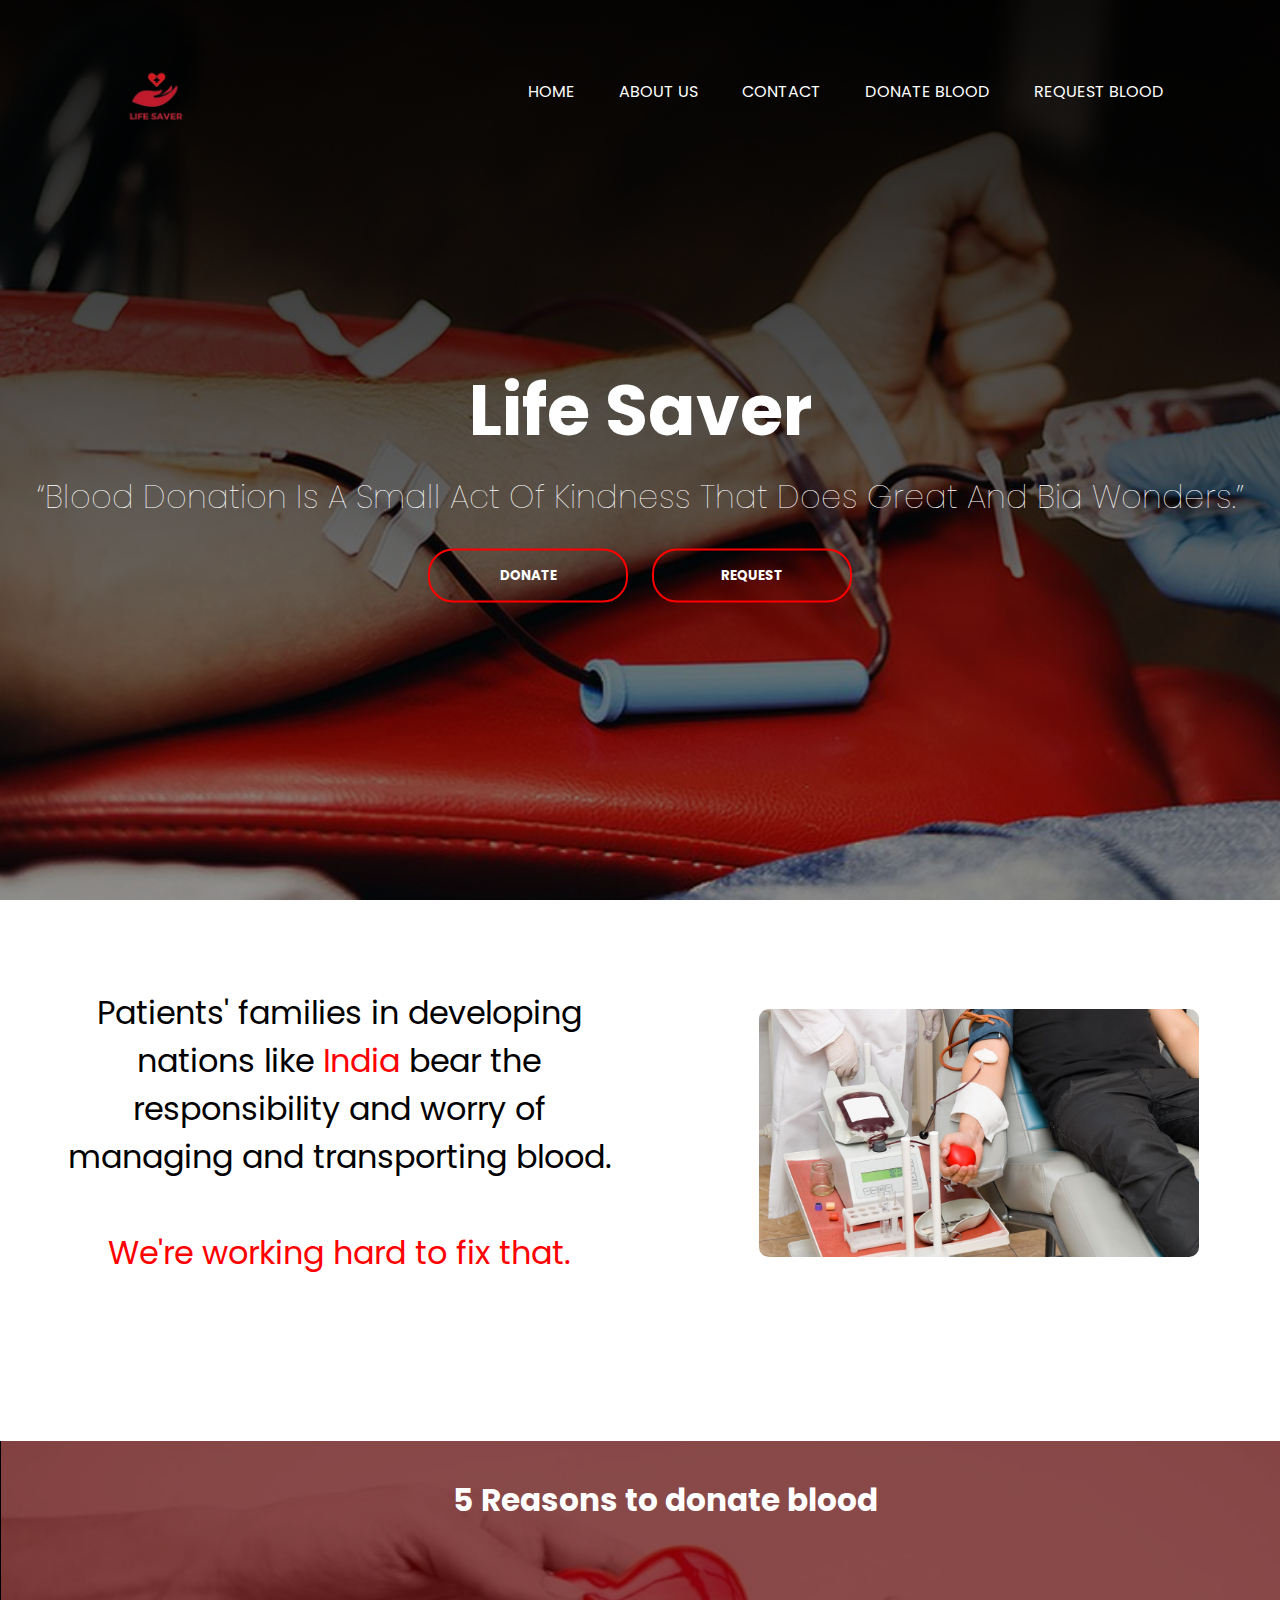
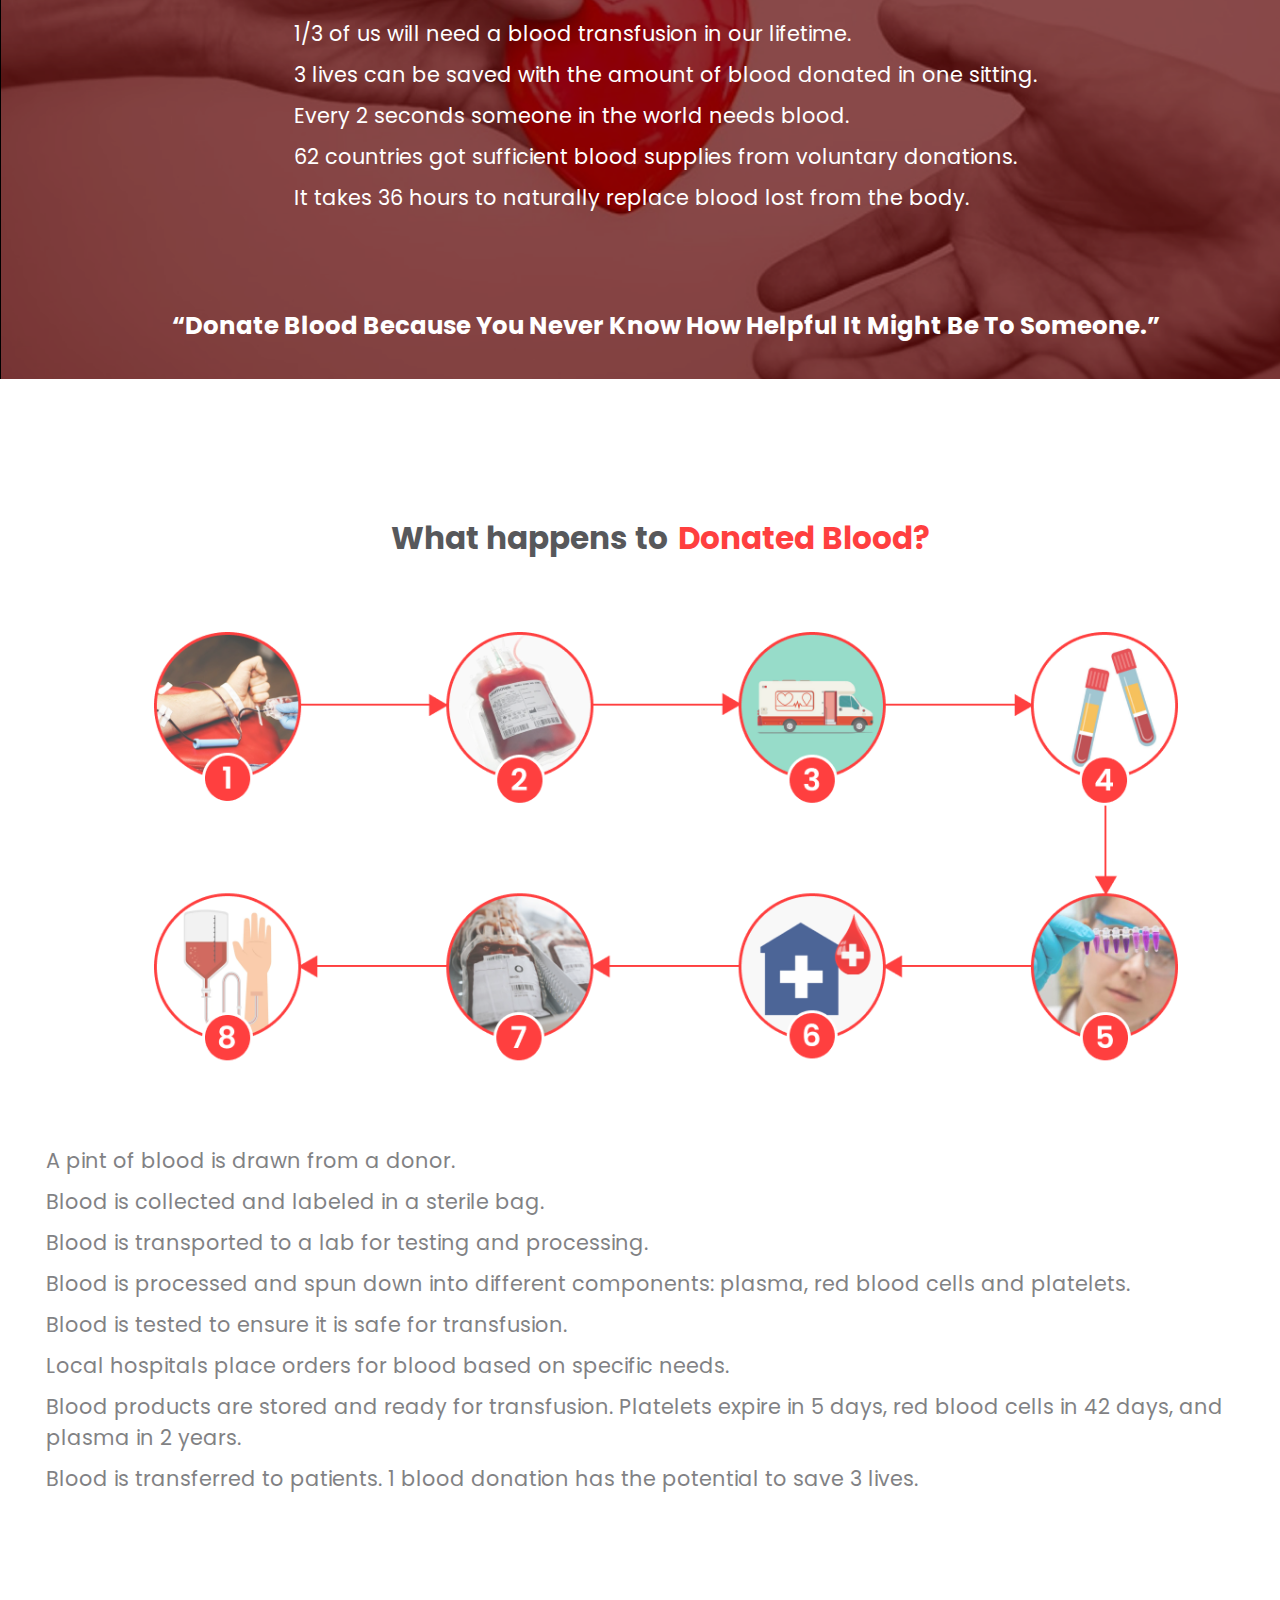
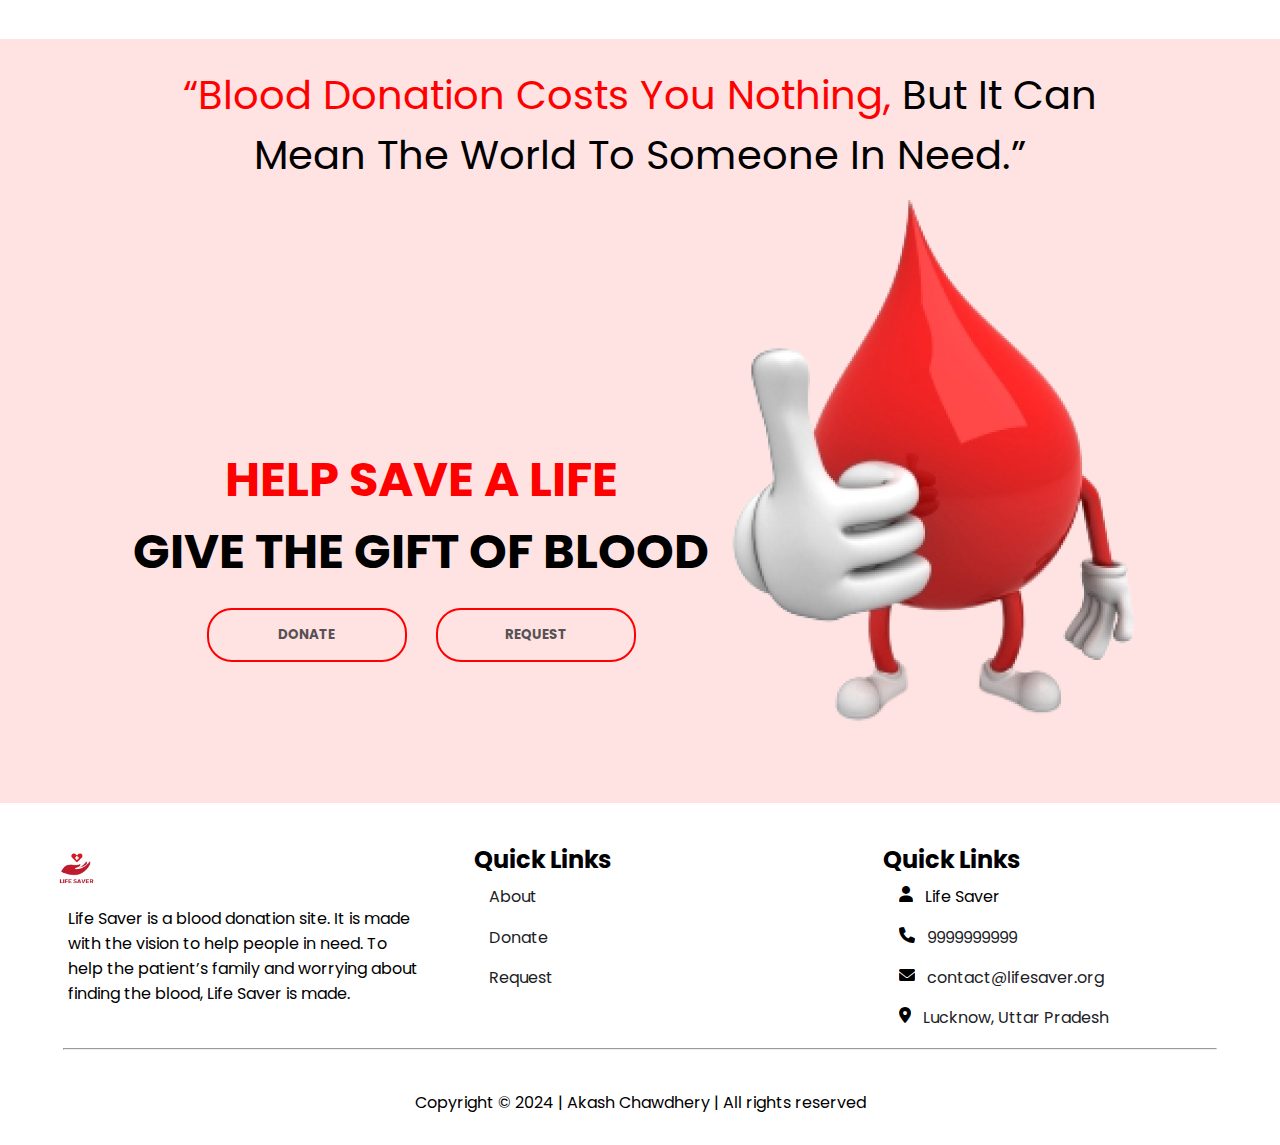
<file: index.html>
<!DOCTYPE html>
<html lang="en">

<head>
    <meta charset="UTF-8">
    <meta http-equiv="X-UA-Compatible" content="IE=edge">
    <meta name="viewport" content="width=device-width, initial-scale=1.0">
    <title>Life Saver</title>
    <link rel="stylesheet" href="./css/style.css">
    <link rel="stylesheet" href="https://cdnjs.cloudflare.com/ajax/libs/font-awesome/6.0.0/css/all.min.css">
</head>

<body>
    <div class="banner">
        <div class="navbar">
            <img src="./images/logo1.png" class="logo">
            <ul>
                <li><a href="#">Home</a></li>
                <li><a href="html/about.html">About Us</a></li>
                <li><a href="html/contact.html">Contact</a></li>
                <li><a href="html/donate.html">Donate blood</a></li>
                <li><a href="html/request.html">Request blood</a></li>
            </ul>
        </div>

        <div class="content">
            <h1>Life Saver</h1>
            <p>“Blood Donation Is A Small Act Of Kindness That Does Great And
                Big Wonders.”</p>

            <div>
                <button type="button"><span></span><a href="html/donate.html">DONATE</a></button>
                <button type="button"><span></span><a href="html/request.html">REQUEST</a></button>
            </div>
        </div>
    </div>
    <br>
    <div class="firstblock">
        <div class="text">
            <p>Patients' families in developing nations like <span>India</span> bear the responsibility and worry of
                managing and
                transporting blood.
            </p>
            <br>
            <p>
                <span>We're working hard to fix that.</span>
            </p>
        </div>

        <div class="img-container">
            <img src="./images/donate.jpg" class="donate">
        </div>

    </div>

    <div class="reasons-to-donate">
        <h2>5 Reasons to donate blood</h2>
        <ol>
            <li> 1/3 of us will need a blood transfusion in our lifetime.</li>
            <li> 3 lives can be saved with the amount of blood donated in one sitting.</li>
            <li> Every 2 seconds someone in the world needs blood.</li>
            <li> 62 countries got sufficient blood supplies from voluntary donations.</li>
            <li> It takes 36 hours to naturally replace blood lost from the body.</li>
        </ol>
        <h3>“Donate Blood Because You Never Know How Helpful It Might Be
            To Someone.”</h3>
    </div>

    <div class="donated-blood">
        <h2>What happens to<span>Donated Blood?</span></h2>
        <img src="./images/home02.png" alt="">
        <ol>
            <li> A pint of blood is drawn from a donor.</li>
            <li> Blood is collected and labeled in a sterile bag.</li>
            <li> Blood is transported to a lab for testing and processing.</li>
            <li> Blood is processed and spun down into different components: plasma, red blood cells and platelets.</li>
            <li> Blood is tested to ensure it is safe for transfusion.</li>
            <li> Local hospitals place orders for blood based on specific needs.</li>
            <li> Blood products are stored and ready for transfusion. Platelets expire in 5 days, red blood cells in 42
                days, and plasma in 2 years.
            <li> Blood is transferred to patients. 1 blood donation has the potential to save 3 lives.</li>
        </ol>
    </div>


    <footer>
        <div class="data">
            <div class="slogan">
                <span>“Blood Donation Costs You Nothing,</span> But It Can Mean The World To Someone In Need.”
            </div>
            <div class="row">
                <div class="left">
                    <h2><span>HELP SAVE A LIFE</span></h2>
                    <h2>GIVE THE GIFT OF BLOOD</h2>
                    <div class="buttons">
                        <button type="button"><span></span><a href="donate.html">DONATE</a></button>
                        <button type="button"><span></span><a href="request.html">REQUEST</a></button>
                    </div>
                    <div class="empty-space">
                        <br><br>
                    </div>
                </div>
                <div class="right">
                    <img src="./images/blood.png" alt="">
                </div>
            </div>
        </div>
        <div class="details">
            <div class="left">
                <img src="./images/logo1.png" alt="">
                <p>Life Saver is a blood donation site. It is made with the vision to help people in need. To help the
                    patient’s family
                    and worrying about finding the blood, Life Saver is made.
                </p>
            </div>
            <div class="middle">
                <h2>Quick Links</h2>
                <a href="html/about.html">About</a>
                <a href="html/donate.html">Donate</a>
                <a href="html/request.html">Request</a>
            </div>
            <div class="right">
                <h2>Quick Links</h2>
                <div class="name">
                    <i class="fa-solid fa-user"></i> &nbsp; Life Saver
                </div>
                <div class="phone">
                    <i class="fa-solid fa-phone"></i> &nbsp; <a href="#">9999999999</a>
                </div>
                <div class="email">
                    <i class="fa-solid fa-envelope"></i> &nbsp; <a
                        href="#">contact@lifesaver.org</a>
                </div>
                <div class="location">
                    <i class="fa-solid fa-location-dot"></i> &nbsp; <a href="#"
                        target="_blank" rel="noopener noreferrer">Lucknow, Uttar Pradesh</a>
                </div>

            </div>
        </div>
        <hr style="width: 90%; margin: 10px;">
        <div class="copyright" style="margin: 30px;">
            <p>Copyright &copy; 2024 | Akash Chawdhery | All rights reserved</p>
        </div>
    </footer>
</body>

</html>
</file>
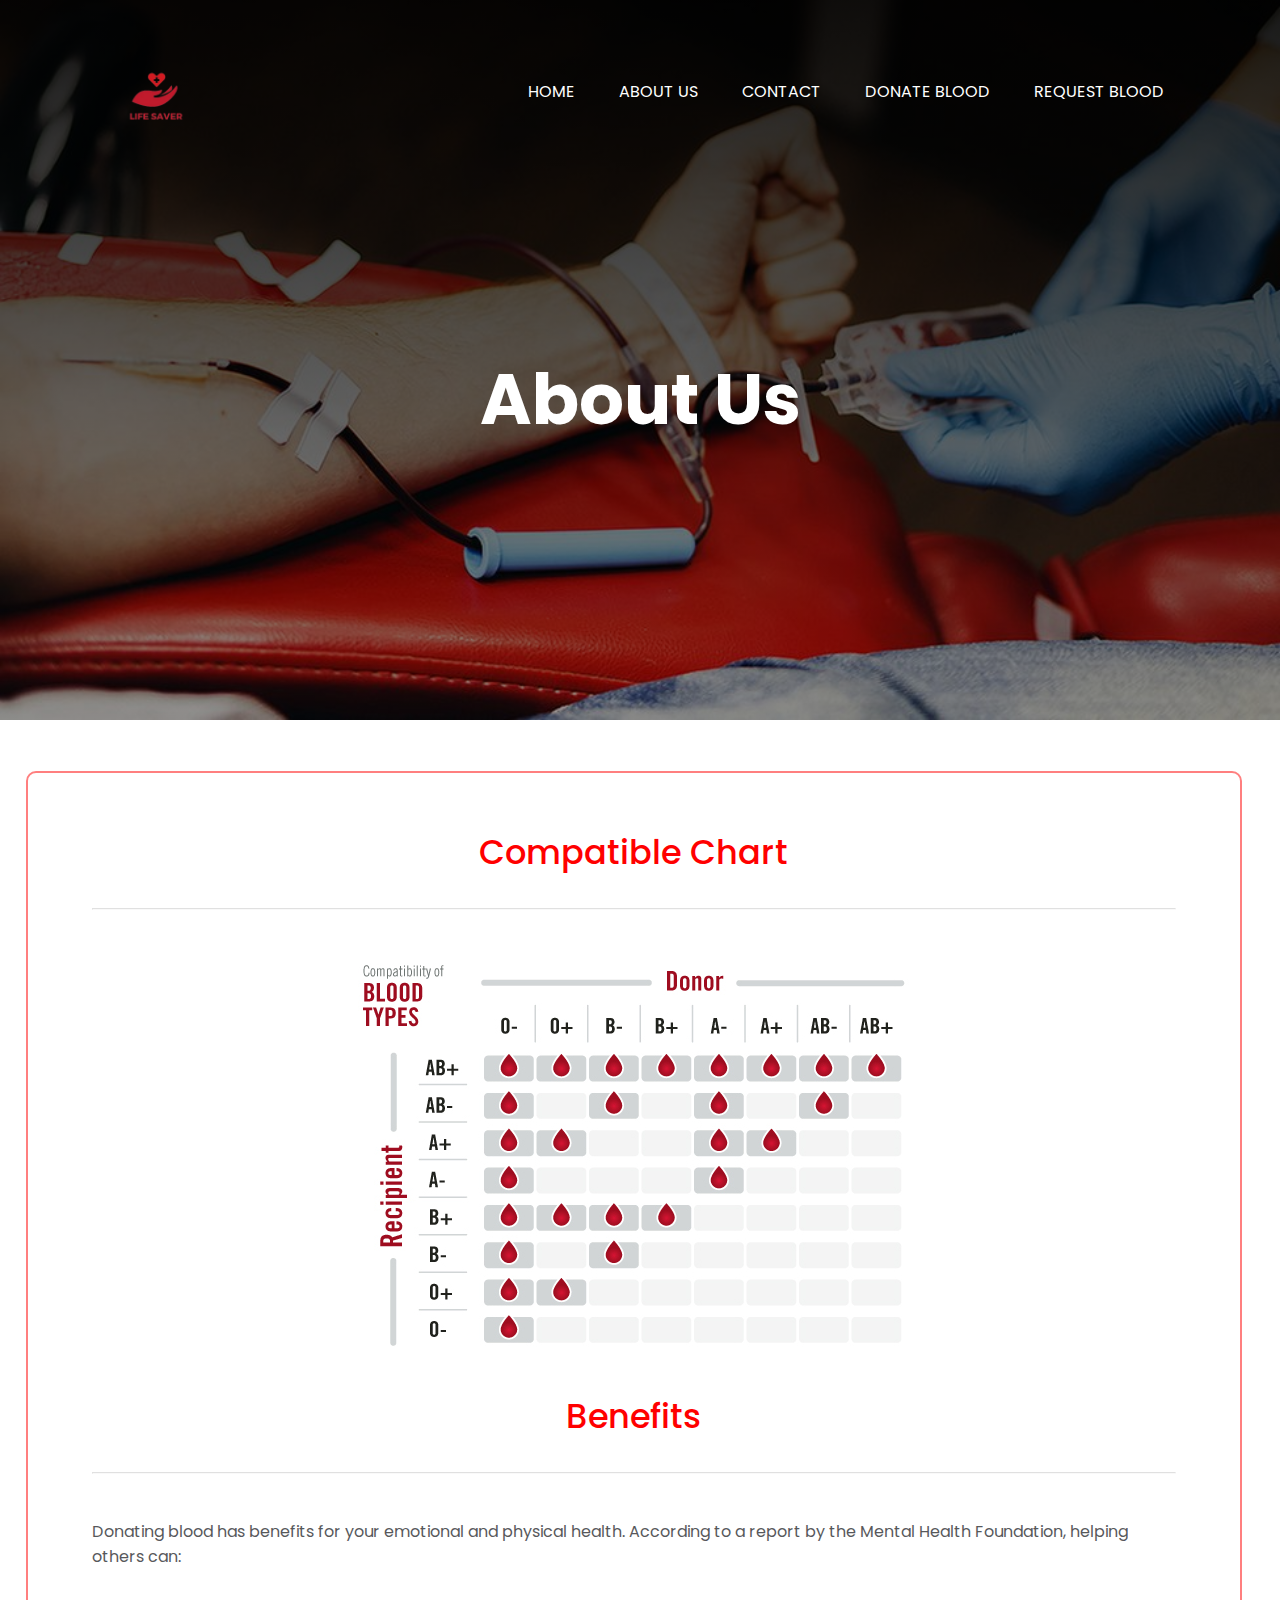
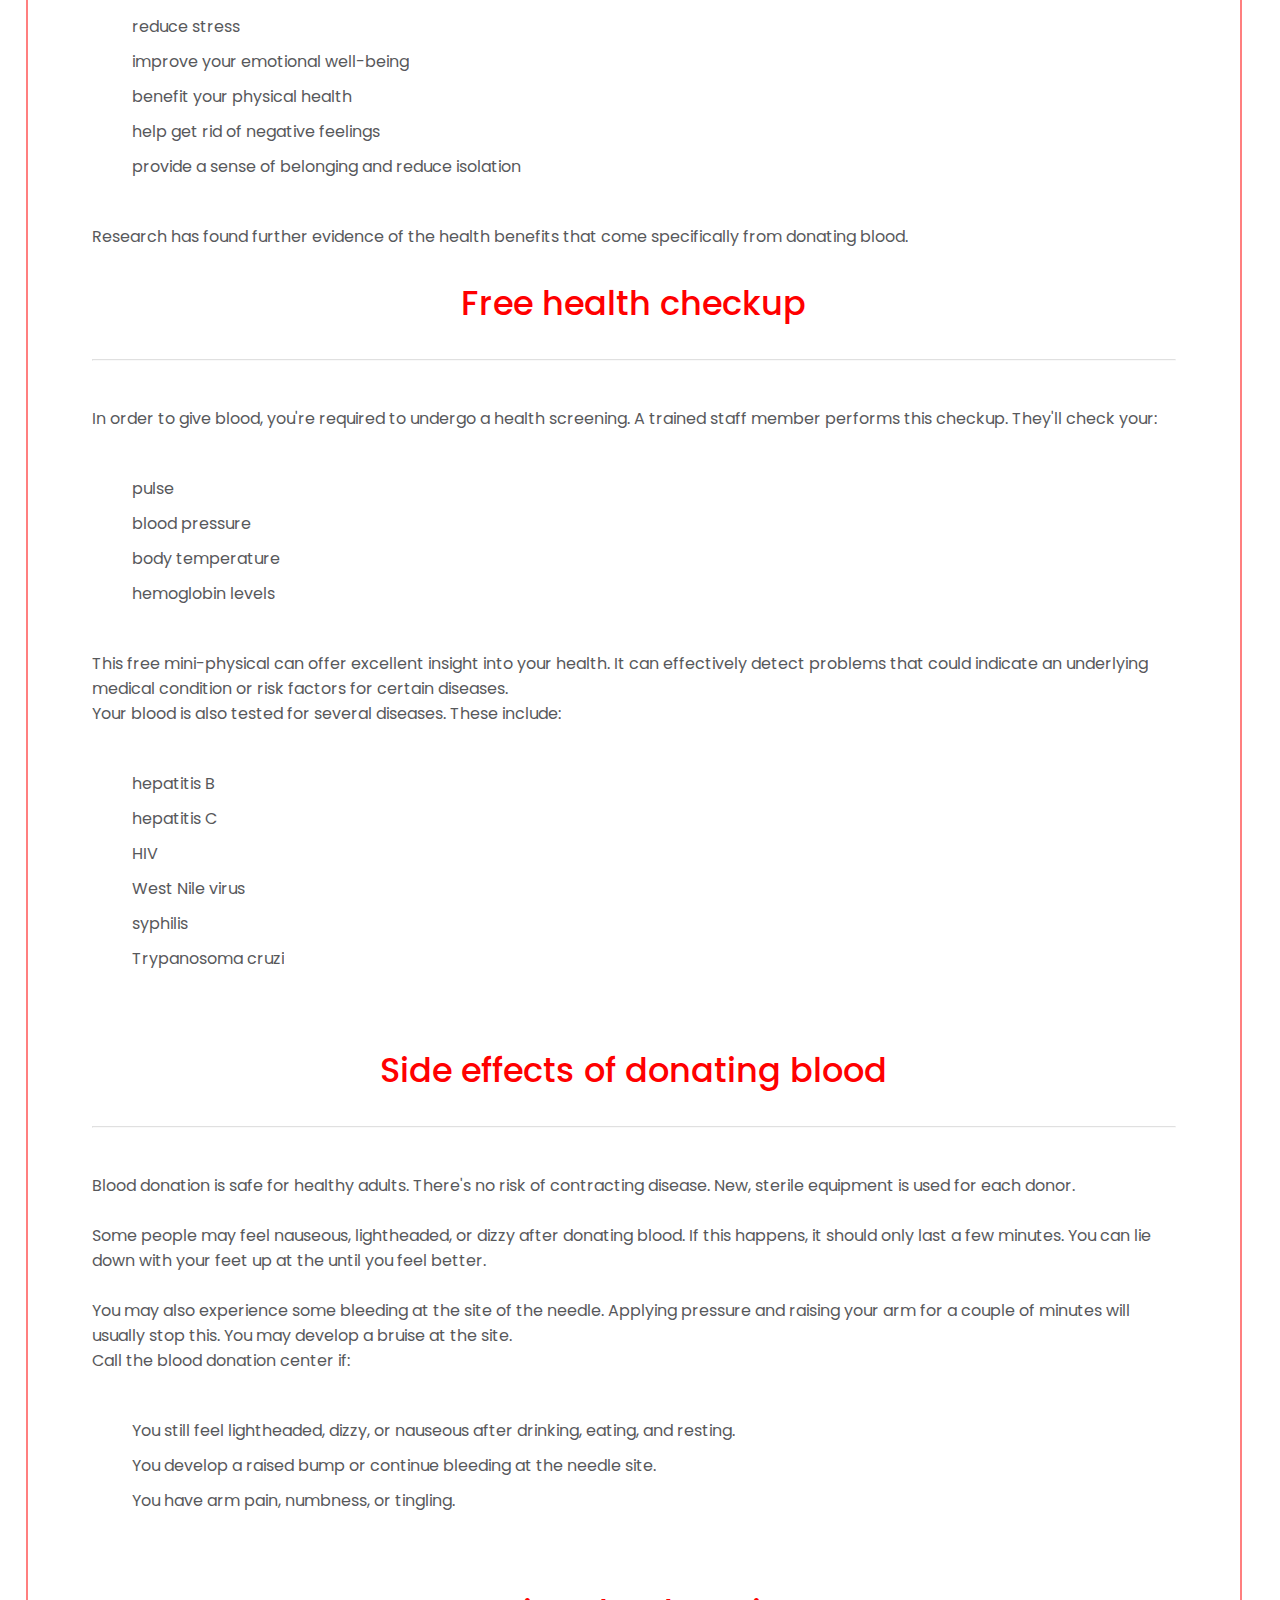
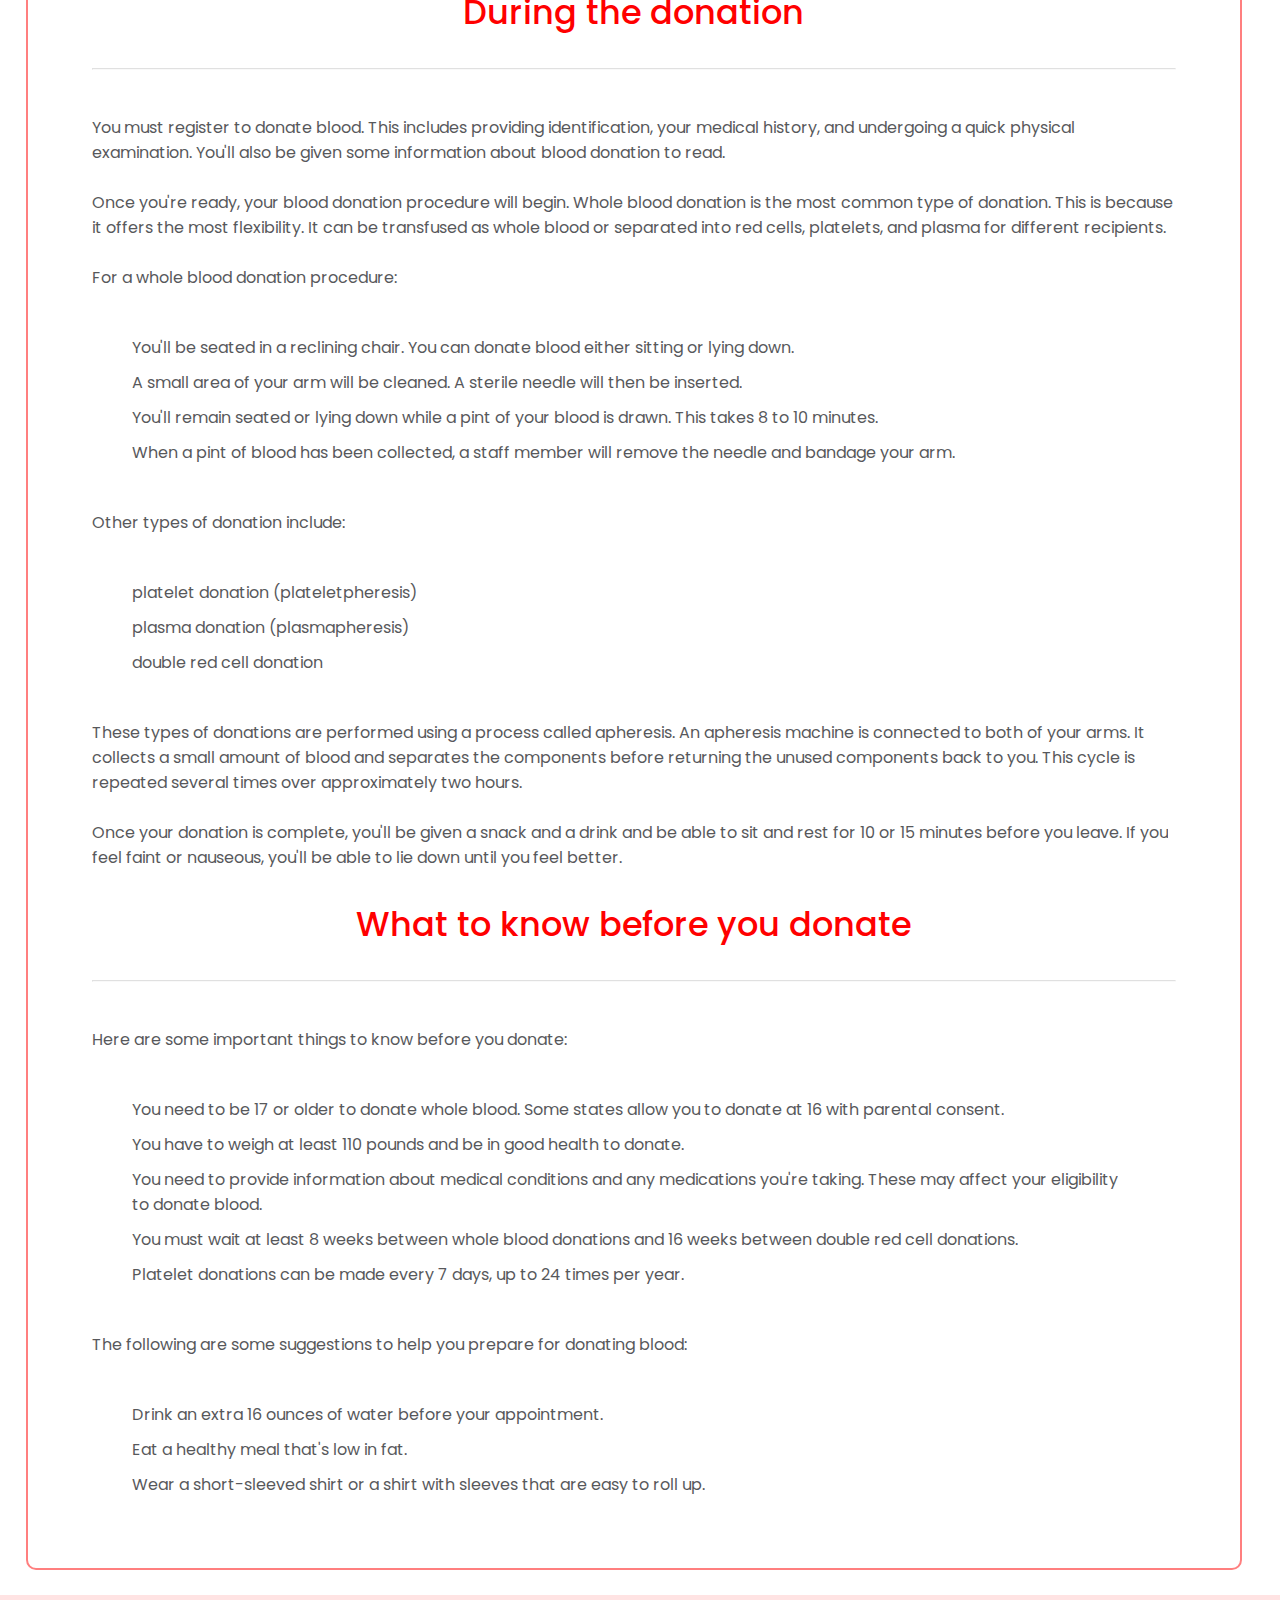
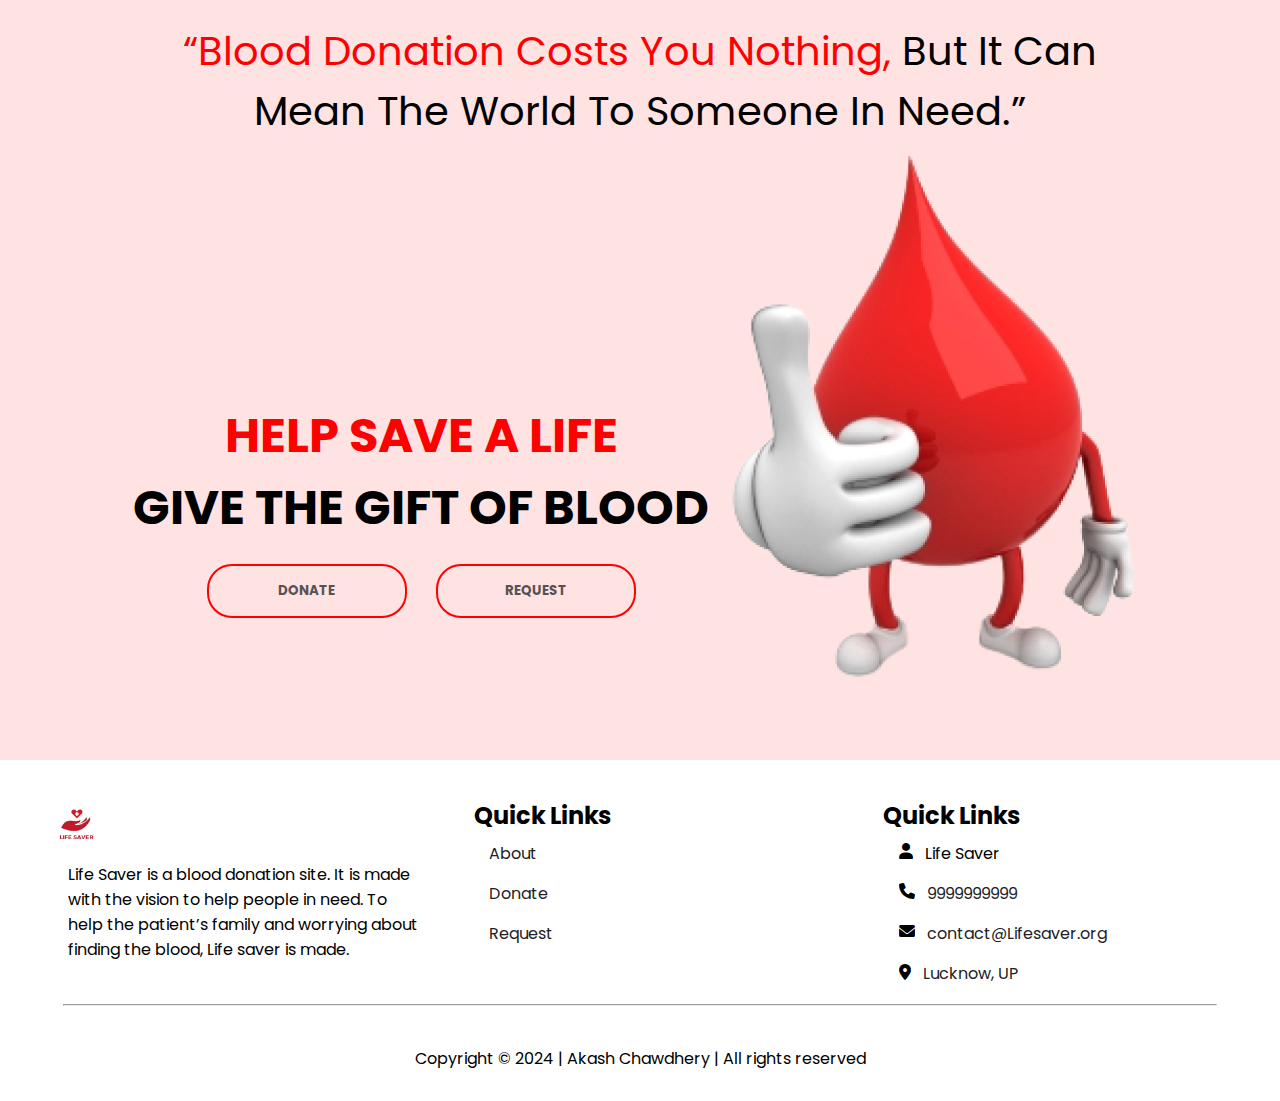
<file: html/about.html>
<!DOCTYPE html>
<html lang="en">

<head>
    <meta charset="UTF-8">
    <meta http-equiv="X-UA-Compatible" content="IE=edge">
    <meta name="viewport" content="width=device-width, initial-scale=1.0">
    <title>Life Saver</title>
    <link rel="stylesheet" href="./../css/style.css">
    <link rel="stylesheet" href="https://cdnjs.cloudflare.com/ajax/libs/font-awesome/6.0.0/css/all.min.css">
</head>

<body>
    <div class="banner" id="about-banner">
        <div class="navbar">
            <img src="./../images/logo1.png" class="logo">
            <ul>
                <li><a href="./../index.html">Home</a></li>
                <li><a href="about.html">About Us</a></li>
                <li><a href="contact.html">Contact</a></li>
                <li><a href="donate.html">Donate blood</a></li>
                <li><a href="request.html">Request blood</a></li>
            </ul>
        </div>

        <div class="content" style="top: 40%;">
            <h1>About Us</h1>
        </div>
    </div>
    <br>
    <div class="container" id="about-container">

        <h2 class="title">Compatible Chart</h2>
        <hr />
        <div class="compatibility-chart">
            <img src="./../images/chart.jpg" class="image" />
        </div>


        <h2 class="title">Benefits</h2>
        <hr />
        <p>
            Donating blood has benefits for your emotional and physical health.
            According to a report by the Mental Health Foundation, helping others
            can:
        </p>
        <ul>
            <li>reduce stress</li>
            <li>improve your emotional well-being</li>
            <li>benefit your physical health</li>
            <li>help get rid of negative feelings</li>
            <li>provide a sense of belonging and reduce isolation</li>
        </ul>
        <p>
            Research has found further evidence of the health benefits that come
            specifically from donating blood.
        </p>

        <h2 class="title">Free health checkup</h2>
        <hr />
        <p>
            In order to give blood, you're required to undergo a health screening.
            A trained staff member performs this checkup. They'll check your:
        </p>
        <ul>
            <li>pulse</li>
            <li>blood pressure</li>
            <li>body temperature</li>
            <li>hemoglobin levels</li>
        </ul>
        <p>
            This free mini-physical can offer excellent insight into your health.
            It can effectively detect problems that could indicate an underlying
            medical condition or risk factors for certain diseases.
        </p>

        <p>Your blood is also tested for several diseases. These include:</p>
        <ul>
            <li>hepatitis B</li>
            <li>hepatitis C</li>
            <li>HIV</li>
            <li>West Nile virus</li>
            <li>syphilis</li>
            <li>Trypanosoma cruzi</li>
        </ul>
        <h2 class="title">Side effects of donating blood</h2>
        <hr />
        <p>
            Blood donation is safe for healthy adults. There's no risk of
            contracting disease. New, sterile equipment is used for each donor.
            <br /><br />
            Some people may feel nauseous, lightheaded, or dizzy after donating
            blood. If this happens, it should only last a few minutes. You can lie
            down with your feet up at the until you feel better.
            <br /><br />
            You may also experience some bleeding at the site of the needle.
            Applying pressure and raising your arm for a couple of minutes will
            usually stop this. You may develop a bruise at the site.
            <br />
            Call the blood donation center if:
        </p>
        <ul>
            <li>
                You still feel lightheaded, dizzy, or nauseous after drinking,
                eating, and resting.
            </li>
            <li>
                You develop a raised bump or continue bleeding at the needle site.
            </li>
            <li>You have arm pain, numbness, or tingling.</li>
        </ul>

        <h2 class="title">During the donation</h2>
        <hr />
        <p>
            You must register to donate blood. This includes providing
            identification, your medical history, and undergoing a quick physical
            examination. You'll also be given some information about blood
            donation to read. <br /><br />
            Once you're ready, your blood donation procedure will begin. Whole
            blood donation is the most common type of donation. This is because it
            offers the most flexibility. It can be transfused as whole blood or
            separated into red cells, platelets, and plasma for different
            recipients.
            <br /><br />
            For a whole blood donation procedure:
        </p>
        <ol>
            <li>
                You'll be seated in a reclining chair. You can donate blood either
                sitting or lying down.
            </li>
            <li>
                A small area of your arm will be cleaned. A sterile needle will then
                be inserted.
            </li>
            <li>
                You'll remain seated or lying down while a pint of your blood is
                drawn. This takes 8 to 10 minutes.
            </li>
            <li>
                When a pint of blood has been collected, a staff member will remove
                the needle and bandage your arm.
            </li>
        </ol>
        <p>
            Other types of donation include:
            <br />
        </p>

        <ul>
            <li>platelet donation (plateletpheresis)</li>
            <li>plasma donation (plasmapheresis)</li>
            <li>double red cell donation</li>
        </ul>
        <p>
            These types of donations are performed using a process called
            apheresis. An apheresis machine is connected to both of your arms. It
            collects a small amount of blood and separates the components before
            returning the unused components back to you. This cycle is repeated
            several times over approximately two hours. <br /><br />
            Once your donation is complete, you'll be given a snack and a drink
            and be able to sit and rest for 10 or 15 minutes before you leave. If
            you feel faint or nauseous, you'll be able to lie down until you feel
            better.
        </p>

        <h2 class="title">What to know before you donate</h2>
        <hr />
        <p>Here are some important things to know before you donate:</p>
        <ul>
            <li>
                You need to be 17 or older to donate whole blood. Some states allow
                you to donate at 16 with parental consent.
            </li>
            <li>
                You have to weigh at least 110 pounds and be in good health to
                donate.
            </li>
            <li>
                You need to provide information about medical conditions and any
                medications you're taking. These may affect your eligibility to
                donate blood.
            </li>
            <li>
                You must wait at least 8 weeks between whole blood donations and 16
                weeks between double red cell donations.
            </li>
            <li>
                Platelet donations can be made every 7 days, up to 24 times per
                year.
            </li>
        </ul>
        <p>
            The following are some suggestions to help you prepare for donating
            blood:
        </p>
        <ul>
            <li>Drink an extra 16 ounces of water before your appointment.</li>
            <li>Eat a healthy meal that's low in fat.</li>
            <li>
                Wear a short-sleeved shirt or a shirt with sleeves that are easy to
                roll up.
            </li>
        </ul>

    </div>
    <footer>
        <div class="data">
            <div class="slogan">
                <span>“Blood Donation Costs You Nothing,</span> But It Can Mean The World To Someone In Need.”
            </div>
            <div class="row">
                <div class="left">
                    <h2><span>HELP SAVE A LIFE</span></h2>
                    <h2>GIVE THE GIFT OF BLOOD</h2>
                    <div class="buttons">
                        <button type="button"><span></span><a href="donate.html">DONATE</a></button>
                        <button type="button"><span></span><a href="request.html">REQUEST</a></button>
                    </div>
                    <div class="empty-space">
                        <br><br>
                    </div>
                </div>
                <div class="right">
                    <img src="./../images/blood.png" alt="">
                </div>
            </div>
        </div>
        <div class="details">
            <div class="left">
                <img src="./../images/logo1.png" alt="">
                <p>Life Saver is a blood donation site. It is made with the vision to help people in need. To help the
                    patient’s family
                    and worrying about finding the blood, Life saver is made.
                </p>
            </div>
            <div class="middle">
                <h2>Quick Links</h2>
                <a href="about.html">About</a>
                <a href="donate.html">Donate</a>
                <a href="request.html">Request</a>
            </div>
            <div class="right">
                <h2>Quick Links</h2>
                <div class="name">
                    <i class="fa-solid fa-user"></i> &nbsp; Life Saver
                </div>
                <div class="phone">
                    <i class="fa-solid fa-phone"></i> &nbsp; <a href="#">9999999999</a>
                </div>
                <div class="email">
                    <i class="fa-solid fa-envelope"></i> &nbsp; <a
                        href="#">contact@Lifesaver.org</a>
                </div>
                <div class="location">
                    <i class="fa-solid fa-location-dot"></i> &nbsp; <a href="#"
                        target="_blank" rel="noopener noreferrer">Lucknow, UP</a>
                </div>

            </div>
        </div>
        <hr style="width: 90%; margin: 10px;">
        <div class="copyright" style="margin: 30px;">
            <p>Copyright &copy; 2024 | Akash Chawdhery | All rights reserved</p>
        </div>
    </footer>



</body>
</file>
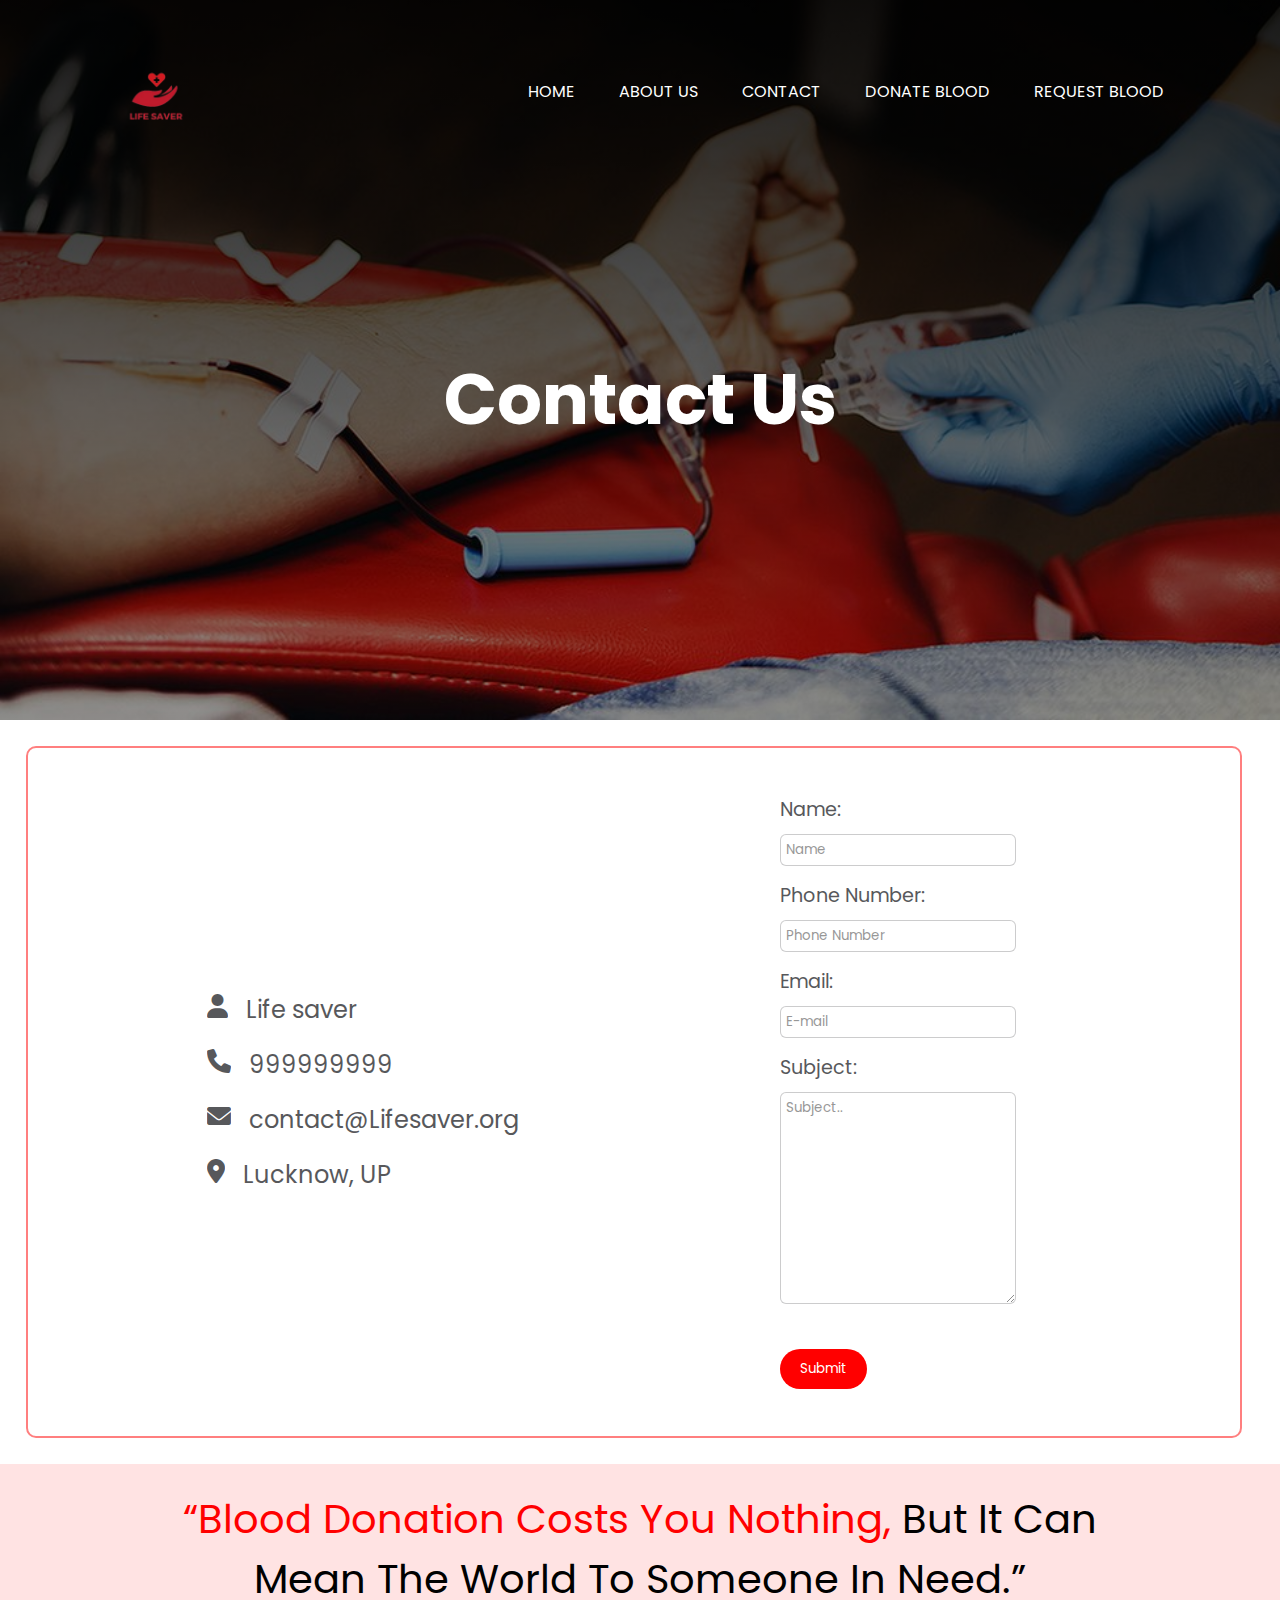
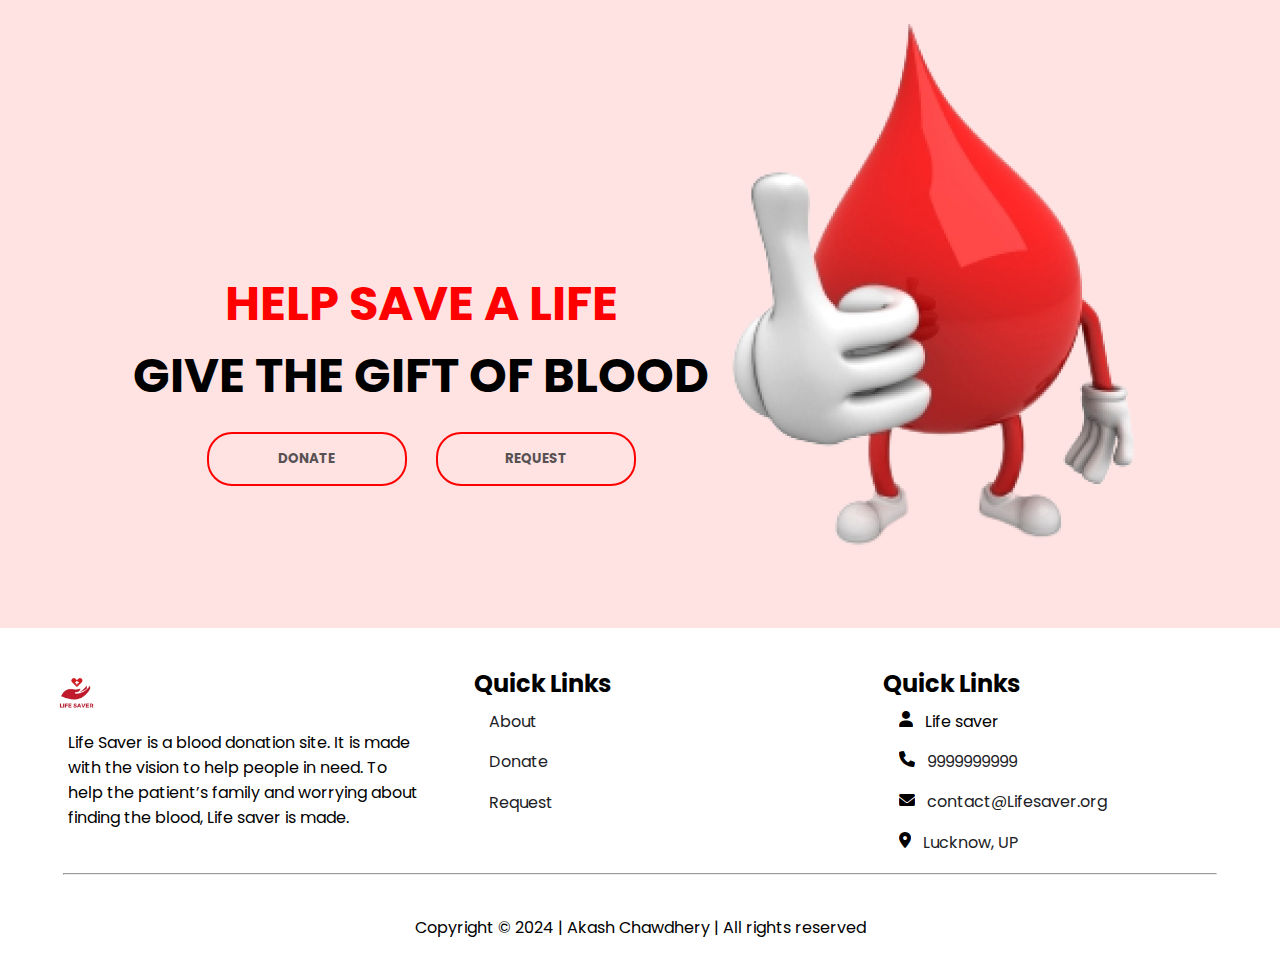
<file: html/contact.html>
<!DOCTYPE html>
<html lang="en">

<head>
    <meta charset="UTF-8">
    <meta http-equiv="X-UA-Compatible" content="IE=edge">
    <meta name="viewport" content="width=device-width, initial-scale=1.0">
    <title>Life Saver</title>
    <link rel="stylesheet" href="./../css/style.css">
    <!-- Font Awesome CDN  -->
    <link rel="stylesheet" href="https://cdnjs.cloudflare.com/ajax/libs/font-awesome/6.0.0/css/all.min.css">
</head>

<body>
    <div class="banner" id="contact-banner">
        <div class="navbar">
            <img src="./../images/logo1.png" class="logo">
            <ul>
                <li><a href="./../index.html">Home</a></li>
                <li><a href="about.html">About Us</a></li>
                <li><a href="contact.html">Contact</a></li>
                <li><a href="donate.html">Donate blood</a></li>
                <li><a href="request.html">Request blood</a></li>
            </ul>
        </div>

        <div class="content" style="top: 40%;">
            <h1>Contact Us</h1>
        </div>
    </div>
    <div class="contact-us-content">
        <div class="left-items">
            <div class="details">
                <div class="name">
                    <i class="fa-solid fa-user"></i> &nbsp; Life saver
                </div>
                <div class="phone">
                    <i class="fa-solid fa-phone"></i> &nbsp; <a href="#">999999999</a>
                </div>
                <div class="email">
                    <i class="fa-solid fa-envelope"></i> &nbsp; <a
                        href="#">contact@Lifesaver.org</a>
                </div>
                <div class="location">
                    <i class="fa-solid fa-location-dot"></i> &nbsp; <a href="#"
                        target="_blank" rel="noopener noreferrer">Lucknow, UP</a>
                </div>
            </div>
        </div>
        <div class="right-items">
            <form action="">
                <label for="name">Name:</label>
                <input type="text" id="name" name="name" autocomplete="name" required placeholder="Name">
                <label for="phone">Phone Number:</label>
                <input type="tel" id="phone" name="phone" autocomplete="mobile" required placeholder="Phone Number">
                <label for="email">Email:</label>
                <input type="email" id="email" name="email" autocomplete="email" required placeholder="E-mail">
                <label for="subject">Subject:</label>
                <textarea name="subject" id="subject" cols="30" rows="10" required placeholder="Subject.."></textarea>
                <button type="submit">Submit</button>
            </form>
        </div>
    </div>
    <footer>
        <div class="data">
            <div class="slogan">
                <span>“Blood Donation Costs You Nothing,</span> But It Can Mean The World To Someone In Need.”
            </div>
            <div class="row">
                <div class="left">
                    <h2><span>HELP SAVE A LIFE</span></h2>
                    <h2>GIVE THE GIFT OF BLOOD</h2>
                    <div class="buttons">
                        <button type="button"><span></span><a href="donate.html">DONATE</a></button>
                        <button type="button"><span></span><a href="request.html">REQUEST</a></button>
                    </div>
                    <div class="empty-space">
                        <br><br>
                    </div>
                </div>
                <div class="right">
                    <img src="./../images/blood.png" alt="">
                </div>
            </div>
        </div>
        <div class="details">
            <div class="left">
                <img src="./../images/logo1.png" alt="">
                <p>Life Saver is a blood donation site. It is made with the vision to help people in need. To help the
                    patient’s family
                    and worrying about finding the blood, Life saver is made.
                </p>
            </div>
            <div class="middle">
                <h2>Quick Links</h2>
                <a href="about.html">About</a>
                <a href="donate.html">Donate</a>
                <a href="request.html">Request</a>
            </div>
            <div class="right">
                <h2>Quick Links</h2>
                <div class="name">
                    <i class="fa-solid fa-user"></i> &nbsp; Life saver
                </div>
                <div class="phone">
                    <i class="fa-solid fa-phone"></i> &nbsp; <a href="#">9999999999</a>
                </div>
                <div class="email">
                    <i class="fa-solid fa-envelope"></i> &nbsp; <a
                        href="#">contact@Lifesaver.org</a>
                </div>
                <div class="location">
                    <i class="fa-solid fa-location-dot"></i> &nbsp; <a href="#"
                        target="_blank" rel="noopener noreferrer">Lucknow, UP</a>
                </div>

            </div>
        </div>
        <hr style="width: 90%; margin: 10px;">
        <div class="copyright" style="margin: 30px;">
            <p>Copyright &copy; 2024 | Akash Chawdhery | All rights reserved</p>
        </div>
    </footer>
</body>
</file>
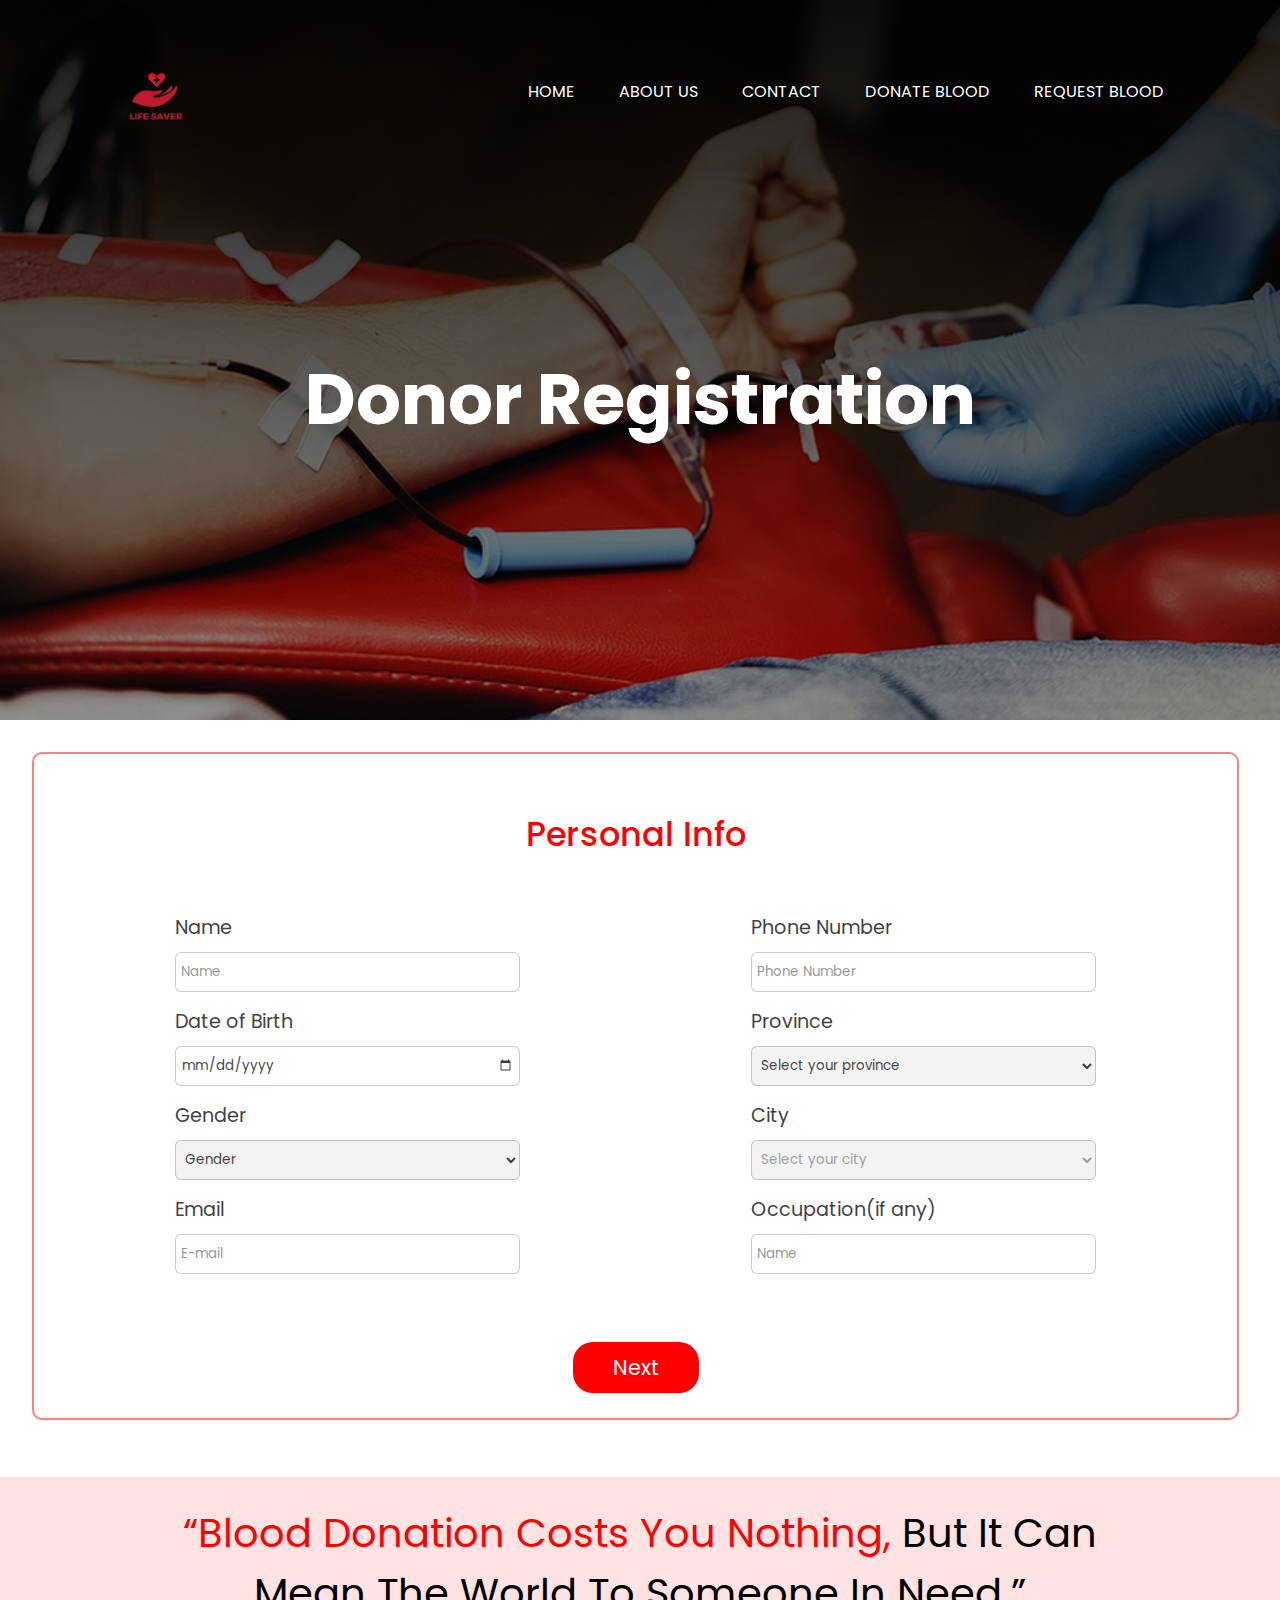
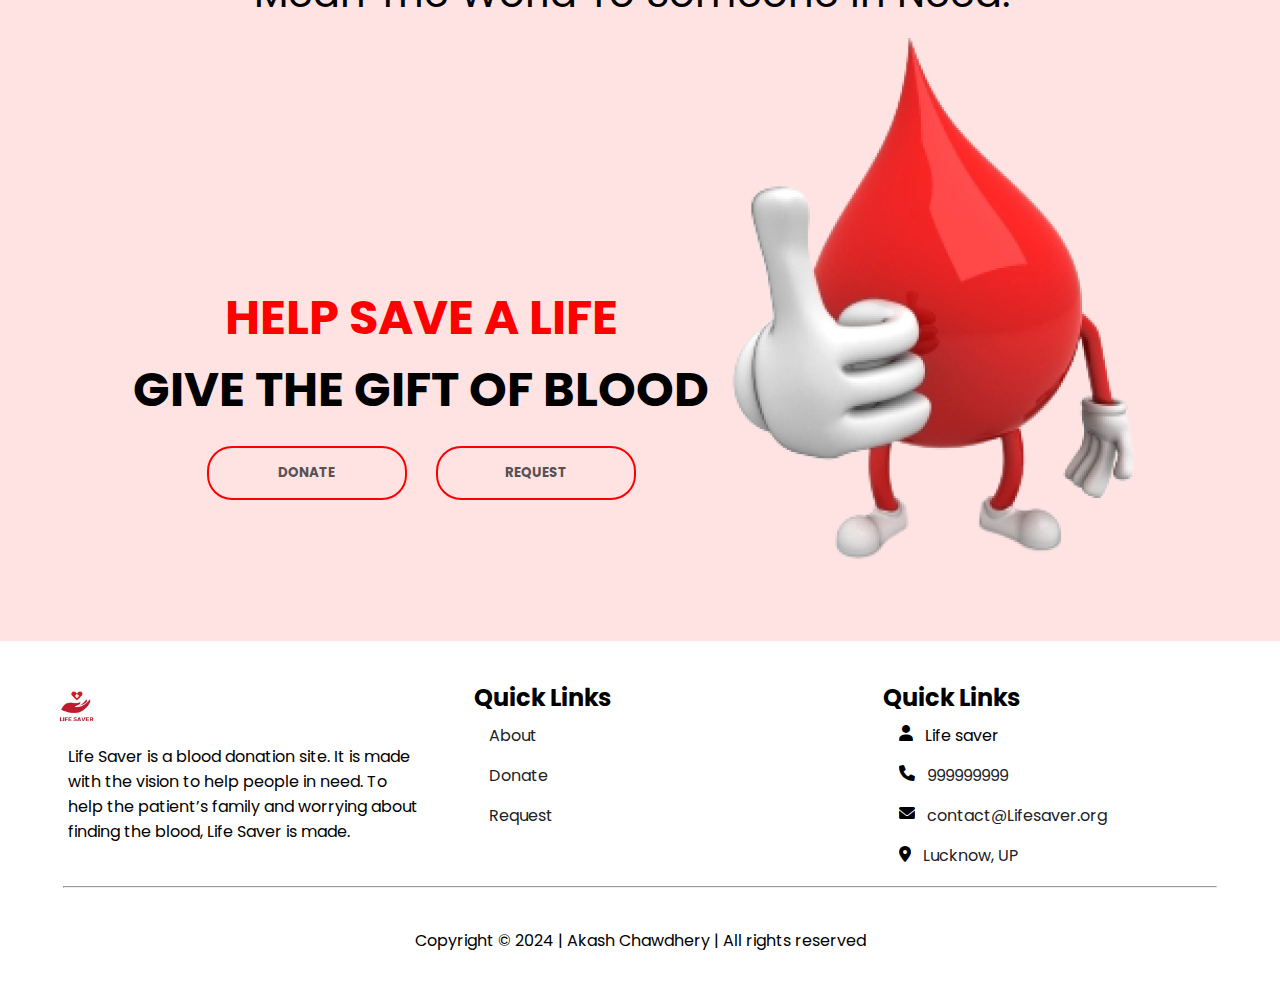
<file: html/donate.html>
<!DOCTYPE html>
<html lang="en">

<head>
    <meta charset="UTF-8">
    <meta http-equiv="X-UA-Compatible" content="IE=edge">
    <meta name="viewport" content="width=device-width, initial-scale=1.0">
    <title>Life Saver</title>
    <link rel="stylesheet" href="./../css/style.css">
    <link rel="stylesheet" href="https://cdnjs.cloudflare.com/ajax/libs/font-awesome/6.0.0/css/all.min.css">

    <style>
        input {
            box-sizing: border-box;
            border: 1px solid black;
            width: 200px;
        }
    </style>
</head>

<body>
    <div class="banner" id="donate-banner">
        <div class="navbar">
            <img src="./../images/logo1.png" class="logo">
            <ul>
                <li><a href="./../index.html">Home</a></li>
                <li><a href="about.html">About Us</a></li>
                <li><a href="contact.html">Contact</a></li>
                <li><a href="donate.html">Donate blood</a></li>
                <li><a href="request.html">Request blood</a></li>
            </ul>
        </div>
        <div class="content" style="top: 40%;">
            <h1>Donor Registration</h1>
        </div>
    </div>
    <div class="peronsal-info">
        <h2 class="title">Personal Info</h2>
        <form action="" id="personal-info">
            <div class="form-items">
                <div class="left">
                    <label for="name">Name</label>
                    <input type="text" id="name" name="name" autocomplete="name" required placeholder="Name">

                    <label for="dob">Date of Birth</label>
                    <input type="date" name="dob" id="dob">

                    <label for="gender">Gender</label>
                    <select name="gender" id="gender" required>
                        <option value="" disabled selected>Gender</option>
                        <option value="male">Male</option>
                        <option value="female">Female</option>
                    </select>

                    <label for="email">Email</label>
                    <input type="email" id="email" name="email" autocomplete="email" required placeholder="E-mail">

                </div>

                <div class="right">

                    <label for="phone">Phone Number</label>
                    <input type="tel" id="phone" name="phone" autocomplete="mobile" required placeholder="Phone Number">

                    <label for="province">Province</label>
                    <select name="province" id="province" required>
                        <option value="" disabled selected>Select your province</option>
                        <option value="1">Province 1</option>
                        <option value="2">Province 2</option>
                        <option value="3">Province 3</option>
                        <option value="4">Province 4</option>
                        <option value="5">Province 5</option>
                        <option value="6">Province 6</option>
                        <option value="7">Province 7</option>
                    </select>

                    <label for="city">City</label>
                    <select name="city" id="city" disabled required>
                        <option value="" disabled selected>Select your city</option>
                    </select>

                    <label for="name">Occupation(if any)</label>
                    <input type="text" id="name" name="name" autocomplete="name" placeholder="Name">

                </div>
            </div>
            <button type="submit" id="next">Next</button>
        </form>

    </div>
    <br>
    <div class="medical-info">
        <h2 class="title">Medical Info</h2>
        <form action="" id="medical-info">
            <div class="form-items">
                <div class="left">
                    <label for="blood-group">
                        Blood Group
                    </label>

                    <select name="blood-group" id="blood-group" required>
                        <option value="" disabled selected>Select your blood group</option>
                        <option value="A+">A+</option>
                        <option value="A-">A-</option>
                        <option value="B+">B+</option>
                        <option value="B-">B-</option>
                        <option value="AB+">AB+</option>
                        <option value="AB-">AB-</option>
                        <option value="O+">O+</option>
                        <option value="O-">O-</option>
                    </select>

                    <label for="last-donation-date">Last Donation Date</label>
                    <input type="date" name="last-donation-date" id="last-donation-date">

                    <label for="disease">Any Diseease</label>
                    <select name="disease" id="disease" required>
                        <option value="" disabled selected>Any Disease</option>
                        <option value="Disease 1">Disease 1</option>
                        <option value="Disease 2">Disease 2</option>
                    </select>

                    <label for="cardiac">Cardiac</label>
                    <select name="cardiac" id="cardiac" required>
                        <option value="" disabled selected>Cardiac</option>
                        <option value="Disease 1">Disease 1</option>
                        <option value="Disease 2">Disease 2</option>
                    </select>
                </div>

                <div class="right">

                    <label for="others">HbsAg hcv hIV</label>
                    <select name="others" id="others" required>
                        <option value="" disabled selected>HbsAg hcv hIV</option>
                        <option value="Disease 1">Disease 1</option>
                        <option value="Disease 2">Disease 2</option>
                    </select>

                    <label for="bleeding-disorder">Allergies</label>
                    <select name="allergies" id="allergies" required>
                        <option value="" disabled selected>Allergies</option>
                        <option value="4">Province 4</option>
                        <option value="5">Province 5</option>
                        <option value="6">Province 6</option>
                        <option value="7">Province 7</option>
                    </select>

                    <label for="bleeding-disorder">Bleeding disorder</label>
                    <select name="bleeding-disorder" id="bleeding-disorder" required>
                        <option value="" disabled selected>Bleeding disorder</option>
                        <option value="4">Province 4</option>
                        <option value="5">Province 5</option>
                        <option value="6">Province 6</option>
                        <option value="7">Province 7</option>
                    </select>


                    <label for="other-diseases">Other Diseases(if any)</label>
                    <input type="other-diseases" id="other-diseases" name="other-diseases"
                        placeholder="Leave a note about disease, if any">

                </div>
            </div>
            <button type="submit">Submit</button>
        </form>

    </div>
    <footer>
        <div class="data">
            <div class="slogan">
                <span>“Blood Donation Costs You Nothing,</span> But It Can Mean The World To Someone In Need.”
            </div>
            <div class="row">
                <div class="left">
                    <h2><span>HELP SAVE A LIFE</span></h2>
                    <h2>GIVE THE GIFT OF BLOOD</h2>
                    <div class="buttons">
                        <button type="button"><span></span><a href="donate.html">DONATE</a></button>
                        <button type="button"><span></span><a href="request.html">REQUEST</a></button>
                    </div>
                    <div class="empty-space">
                        <br><br>
                    </div>
                </div>
                <div class="right">
                    <img src="./../images/blood.png" alt="">
                </div>
            </div>
        </div>
        <div class="details">
            <div class="left">
                <img src="./../images/logo1.png" alt="">
                <p>Life Saver is a blood donation site. It is made with the vision to help people in need. To help the
                    patient’s family
                    and worrying about finding the blood, Life Saver is made.
                </p>
            </div>
            <div class="middle">
                <h2>Quick Links</h2>
                <a href="about.html">About</a>
                <a href="donate.html">Donate</a>
                <a href="request.html">Request</a>
            </div>
            <div class="right">
                <h2>Quick Links</h2>
                <div class="name">
                    <i class="fa-solid fa-user"></i> &nbsp; Life saver
                </div>
                <div class="phone">
                    <i class="fa-solid fa-phone"></i> &nbsp; <a href="#">999999999</a>
                </div>
                <div class="email">
                    <i class="fa-solid fa-envelope"></i> &nbsp; <a
                        href="#">contact@Lifesaver.org</a>
                </div>
                <div class="location">
                    <i class="fa-solid fa-location-dot"></i> &nbsp; <a href="#"
                        target="_blank" rel="noopener noreferrer">Lucknow, UP</a>
                </div>

            </div>
        </div>
        <hr style="width: 90%; margin: 10px;">
        <div class="copyright" style="margin: 30px;">
            <p>Copyright &copy; 2024 | Akash Chawdhery | All rights reserved</p>
        </div>
    </footer>

    <!-- province Script -->
    <script>
        var province = document.getElementById('province'),
            cityDropdown = document.getElementById('city');

        province.addEventListener('change', provinceSelected);

        function provinceSelected() {
            var cities = [];
            cityDropdown.innerHTML = `<option value="" disabled selected>Select your city</option>`;
            cityDropdown.value = '';
            fetch(`https://indialocation.com/api/v1/province/${province.value}/cities`, {
                method: 'GET',
                headers: new Headers({
                    'Content-Type': 'application/json',
                    'Authorization': 'Bearer 10123a45-3bc7-4c96-ba28-ee4c809fae101'
                })
            }
            ).then(response => response.json())
                .then(list => {
                    list.forEach(item => {
                        cities.push(item.name);
                    });
                    cities.sort().forEach(city => {
                        var elem = document.createElement('option');
                        elem.value = city;
                        elem.innerHTML = city;
                        cityDropdown.appendChild(elem);
                    })
                    cityDropdown.removeAttribute('disabled');
                });
        }
    </script>
    <!-- form display script  -->
    <script>
        var personalForm = document.querySelector('#personal-info'),
            medicalForm = document.querySelector('#medical-info'),
            medicalBlock = document.querySelector('.medical-info');

        personalForm.addEventListener('submit', (e) => {
            e.preventDefault();
            medicalBlock.style.display = "block";
        })
    </script>
    <!-- Date Validator  -->
    <script>
        var dob = document.querySelector('#dob');
        dob.addEventListener('change', checkAge);

        function checkAge(e) {
            console.log(dob.value);
            var date = dob.value.split('-'),
                year = date[0],
                month = date[1],
                day = date[2],
                today = new Date();

            var age = today.getFullYear() - year;
            var m = today.getMonth() - month;
            if (m < 0 || (m === 0 && today.getDate() < Date(dob.value))) {
                age--;
            }
            if (age < 18) {
                alert('You are not eligible to donate blood');
                dob.value = '';
            }
        }
    </script>
</body>

</html>
</file>
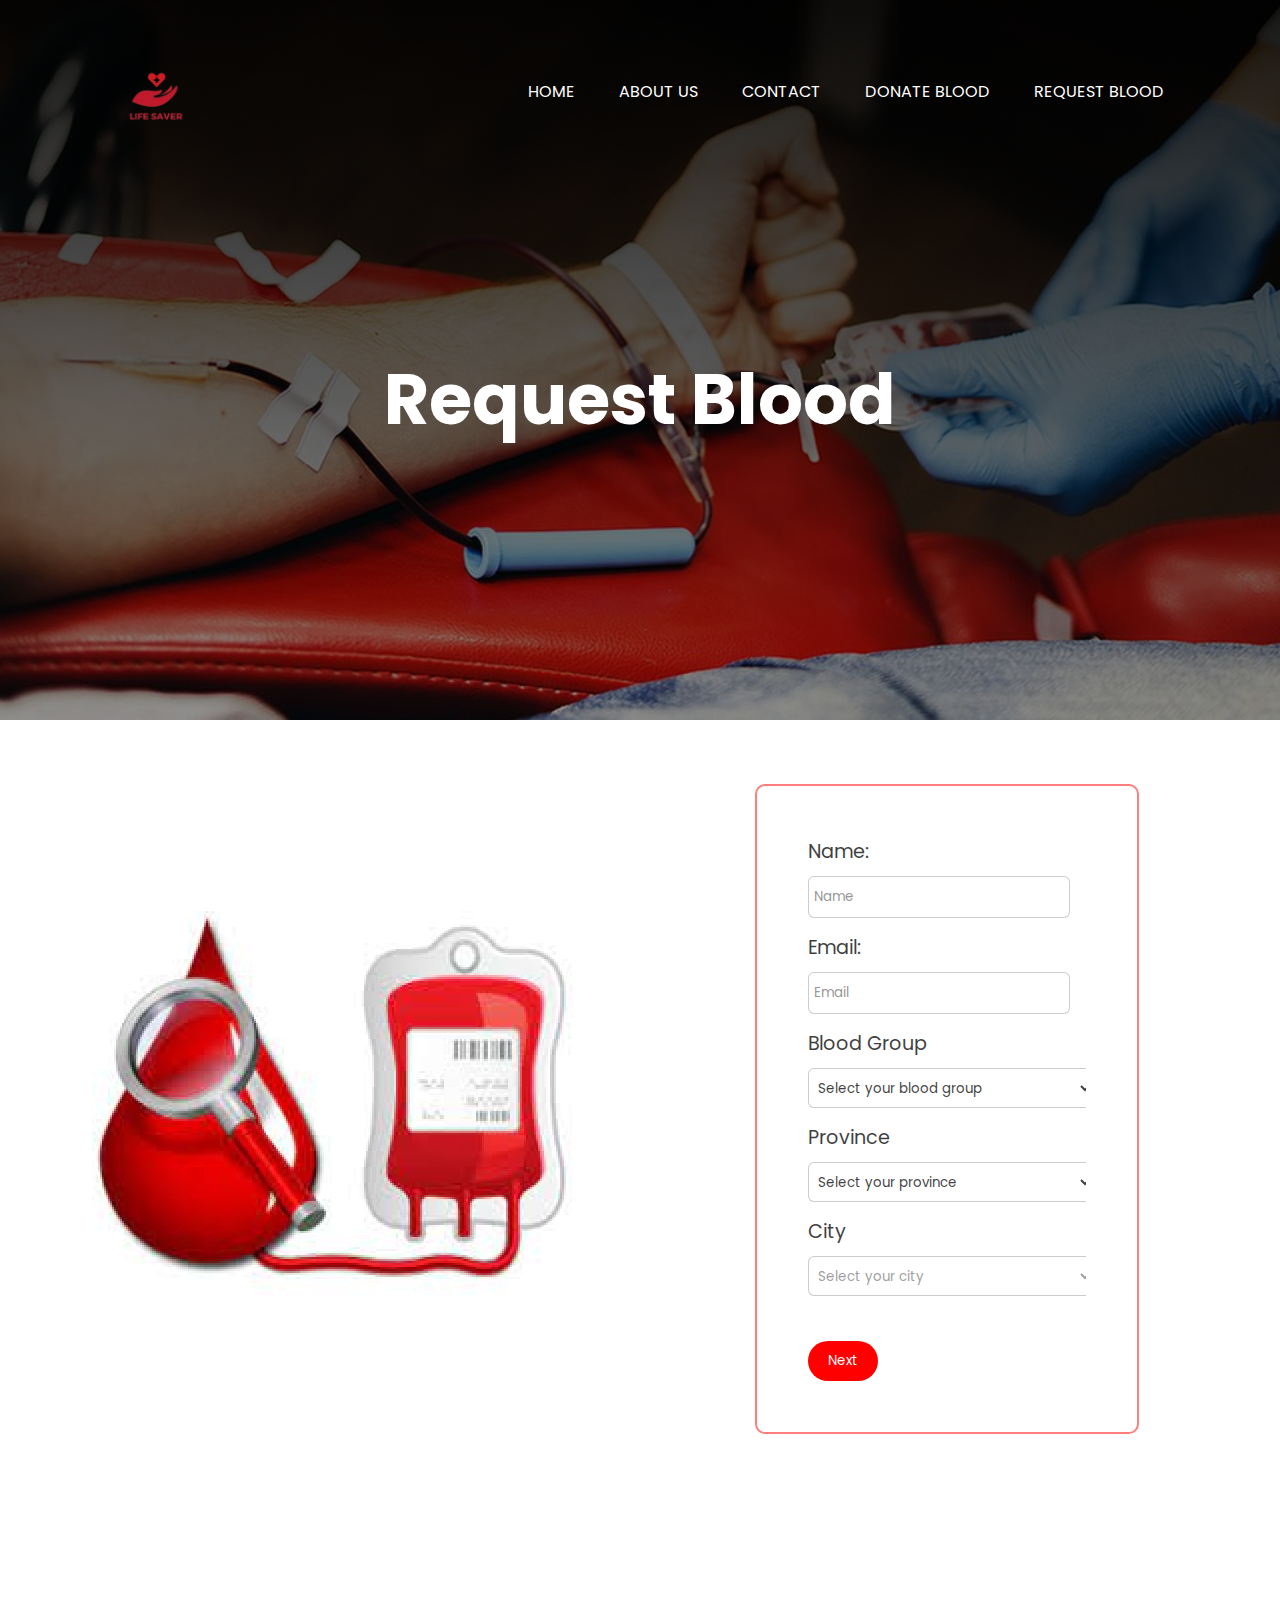
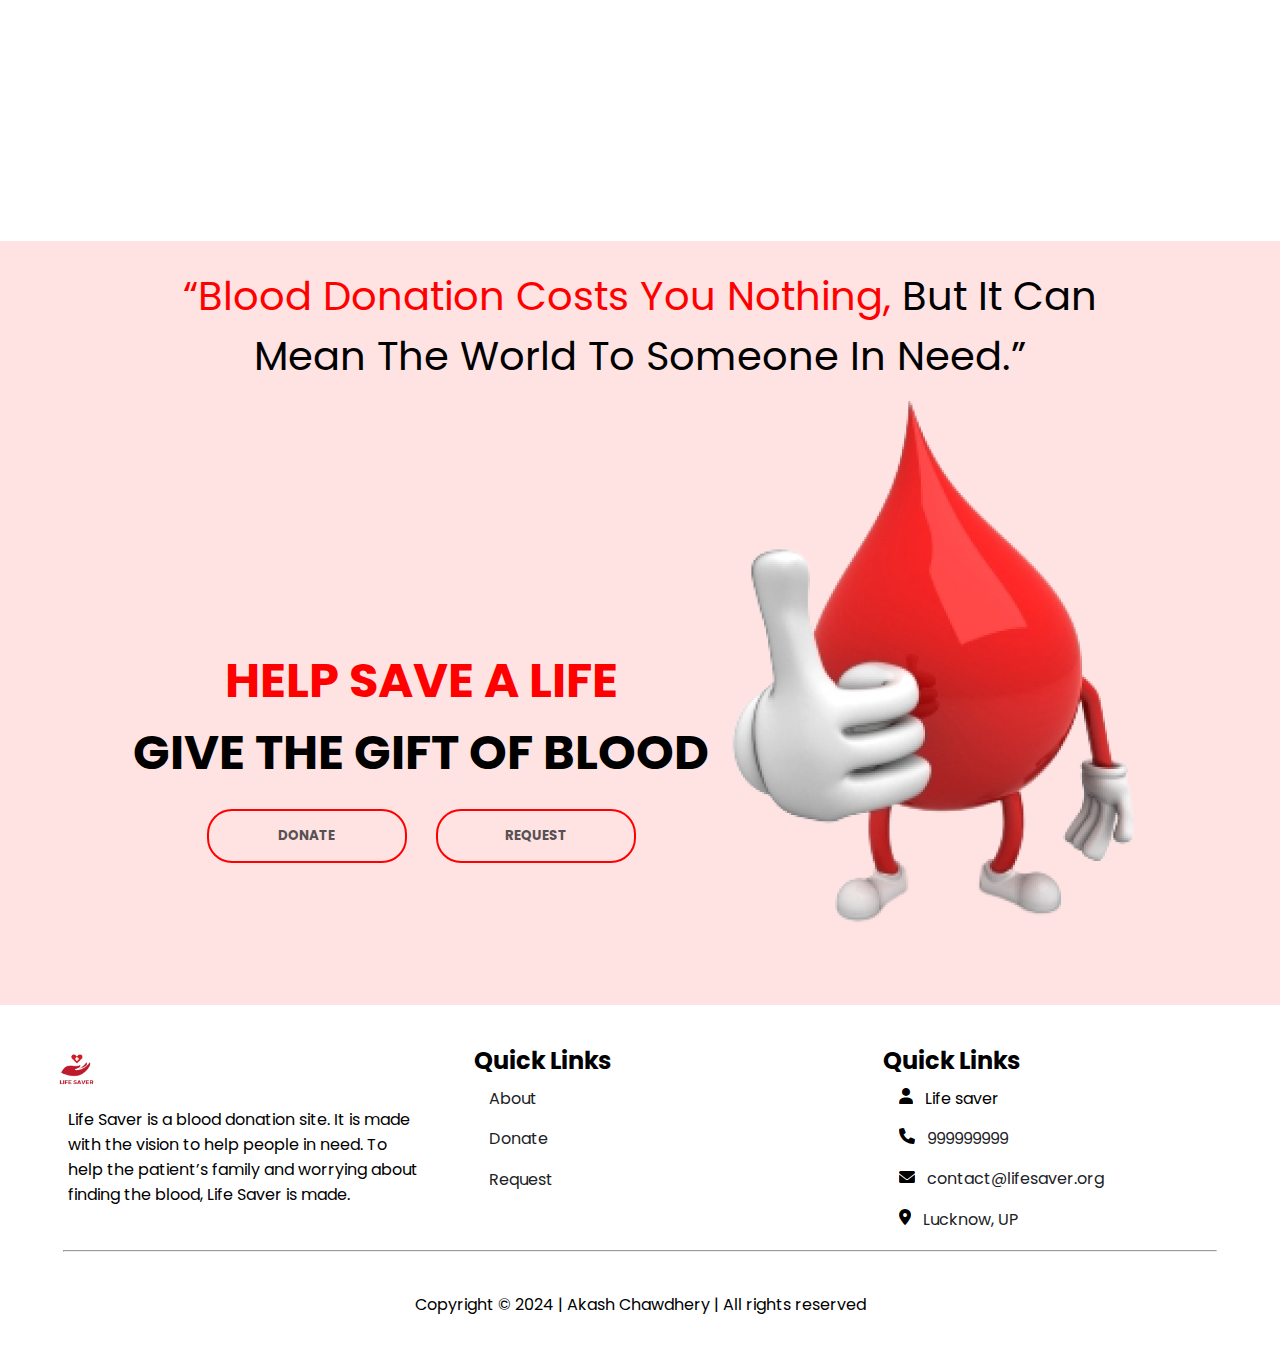
<file: html/request.html>
<!DOCTYPE html>
<html lang="en">

<head>
    <meta charset="UTF-8">
    <meta http-equiv="X-UA-Compatible" content="IE=edge">
    <meta name="viewport" content="width=device-width, initial-scale=1.0">
    <title>Life Saver</title>
    <link rel="stylesheet" href="./../css/style.css">
    <link rel="stylesheet" href="https://cdnjs.cloudflare.com/ajax/libs/font-awesome/6.0.0/css/all.min.css">
</head>

<body>
    <div class="banner" id="request-banner">
        <div class="navbar">
            <img src="./../images/logo1.png" class="logo">
            <ul>
                <li><a href="./../index.html">Home</a></li>
                <li><a href="about.html">About Us</a></li>
                <li><a href="contact.html">Contact</a></li>
                <li><a href="donate.html">Donate blood</a></li>
                <li><a href="request.html">Request blood</a></li>
            </ul>
        </div>

        <div class="content" style="top: 40%;">
            <h1>Request Blood</h1>
        </div>
    </div>

    <div class="request-container">
        <div class="left-image">
            <img src="./../images/request.png" alt="" srcset="">
        </div>
        <div class="request-form">
            <form action="" id="request-details">
                <label for="name">Name:</label>
                <input type="text" id="name" name="name" autocomplete="name" required placeholder="Name">

                <label for="email">Email:</label>
                <input type="email" id="edmail" name="email" autocomplete="email" required placeholder="Email">

                <label for="blood-group">
                    Blood Group
                </label>

                <select name="blood-group" id="blood-group" required>
                    <option value="" disabled selected>Select your blood group</option>
                    <option value="A+">A+</option>
                    <option value="A-">A-</option>
                    <option value="B+">B+</option>
                    <option value="B-">B-</option>
                    <option value="AB+">AB+</option>
                    <option value="AB-">AB-</option>
                    <option value="O+">O+</option>
                    <option value="O-">O-</option>
                </select>

                <label for="province">Province</label>

                <select name="province" id="province" required>
                    <option value="" disabled selected>Select your province</option>
                    <option value="1">Province 1</option>
                    <option value="2">Province 2</option>
                    <option value="3">Province 3</option>
                    <option value="4">Province 4</option>
                    <option value="5">Province 5</option>
                    <option value="6">Province 6</option>
                    <option value="7">Province 7</option>
                </select>

                <label for="city">City</label>
                <select name="city" id="city" disabled required>
                    <option value="" disabled selected>Select your city</option>
                </select>


                <button id="next" type="submit">Next</button>
            </form>
        </div>
    </div>
    <div class="configuration">
        <h2 class="title">Configuration</h2>
        <form action="">
            <div class="form-content">
                <div class="left">
                    <label for="password">Password</label>
                    <input type="password" id="password" name="password" autocomplete="password" required
                        placeholder="Password">
                </div>
                <div class="right">
                    <label for="cpassword">Confirm Password</label>
                    <input type="cpassword" id="cpassword" name="cpassword" autocomplete="password" required
                        placeholder="Confirm Password">
                </div>

            </div>
            <button type="submit">Request</button>
        </form>
    </div>
    <footer>
        <div class="data">
            <div class="slogan">
                <span>“Blood Donation Costs You Nothing,</span> But It Can Mean The World To Someone In Need.”
            </div>
            <div class="row">
                <div class="left">
                    <h2><span>HELP SAVE A LIFE</span></h2>
                    <h2>GIVE THE GIFT OF BLOOD</h2>
                    <div class="buttons">
                        <button type="button"><span></span><a href="donate.html">DONATE</a></button>
                        <button type="button"><span></span><a href="request.html">REQUEST</a></button>
                    </div>
                    <div class="empty-space">
                        <br><br>
                    </div>
                </div>
                <div class="right">
                    <img src="./../images/blood.png" alt="">
                </div>
            </div>
        </div>
        <div class="details">
            <div class="left">
                <img src="./../images/logo1.png" alt="">
                <p>Life Saver is a blood donation site. It is made with the vision to help people in need. To help the
                    patient’s family
                    and worrying about finding the blood, Life Saver is made.
                </p>
            </div>
            <div class="middle">
                <h2>Quick Links</h2>
                <a href="about.html">About</a>
                <a href="donate.html">Donate</a>
                <a href="request.html">Request</a>
            </div>
            <div class="right">
                <h2>Quick Links</h2>
                <div class="name">
                    <i class="fa-solid fa-user"></i> &nbsp; Life saver
                </div>
                <div class="phone">
                    <i class="fa-solid fa-phone"></i> &nbsp; <a href="#">999999999</a>
                </div>
                <div class="email">
                    <i class="fa-solid fa-envelope"></i> &nbsp; <a
                        href="#">contact@lifesaver.org</a>
                </div>
                <div class="location">
                    <i class="fa-solid fa-location-dot"></i> &nbsp; <a href="#"
                        target="_blank" rel="noopener noreferrer">Lucknow, UP</a>
                </div>

            </div>
        </div>
        <hr style="width: 90%; margin: 10px;">
        <div class="copyright" style="margin: 30px;">
            <p>Copyright &copy; 2024 | Akash Chawdhery | All rights reserved</p>
        </div>
    </footer>


    <script>
        var province = document.getElementById('province'),
            cityDropdown = document.getElementById('city');

        province.addEventListener('change', provinceSelected);

        function provinceSelected() {
            var cities = [];
            cityDropdown.innerHTML = `<option value="" disabled selected>Select your city</option>`;
            cityDropdown.value = '';
            fetch(`https://indialocation.com/api/v1/province/${province.value}/cities`, {
                method: 'GET',
                headers: new Headers({
                    'Content-Type': 'application/json',
                    'Authorization': 'Bearer 10123a45-3bc7-4c96-ba28-ee4c809fae101'
                })
            }
            ).then(response => response.json())
                .then(list => {
                    list.forEach(item => {
                        cities.push(item.name);
                    });
                    cities.sort().forEach(city => {
                        var elem = document.createElement('option');
                        elem.value = city;
                        elem.innerHTML = city;
                        cityDropdown.appendChild(elem);
                    })
                    cityDropdown.removeAttribute('disabled');
                });
        }
    </script>
    <script>
        // var nextButton = document.getElementById('next');
        var detailsForm = document.querySelector('#request-details');
        var configurationDiv = document.querySelector('.configuration');
        detailsForm.addEventListener('submit', displayForm);

        function displayForm(e) {
            e.preventDefault();
            configurationDiv.style.visibility = 'visible';
        }

    </script>

</body>

</html>
</file>
<file: css/style.css>
@import url("https://fonts.googleapis.com/css2?family=Poppins:ital,wght@0,100;0,200;0,300;0,400;0,500;0,600;0,700;0,800;0,900;1,100;1,200;1,300;1,400;1,500;1,600;1,700;1,800;1,900&display=swap");

* {
  margin: 0;
  padding: 0;
  font-family: 'Poppins', sans-serif;
  overflow-x: hidden;
}

body {
  overflow-x: hidden;
}

.banner {
  width: 100vw;
  height: 100vh;
  background-image: -webkit-gradient(linear, left top, left bottom, from(rgba(0, 0, 0, 0.9)), to(rgba(0, 0, 0, 0.4))), url(./../images/background.jpg);
  background-image: linear-gradient(rgba(0, 0, 0, 0.9), rgba(0, 0, 0, 0.4)), url(./../images/background.jpg);
  background-size: cover;
  background-position: cover;
}

.navbar {
  width: 85%;
  margin: auto;
  padding: 35px 0;
  display: -webkit-box;
  display: -ms-flexbox;
  display: flex;
  -webkit-box-align: center;
  -ms-flex-align: center;
  align-items: center;
  -webkit-box-pack: justify;
  -ms-flex-pack: justify;
  justify-content: space-between;
}

.navbar ul li {
  list-style: none;
  display: inline-block;
  margin: 0 20px;
  position: relative;
}

.navbar ul li a {
  text-decoration: none;
  color: #fff;
  text-transform: uppercase;
}

.navbar ul li:after {
  content: "";
  height: 3px;
  width: 0;
  background: red;
  position: absolute;
  left: 0;
  bottom: -10px;
  -webkit-transition: 0.5s;
  transition: 0.5s;
}

.navbar ul li:hover:after {
  width: 100%;
}

.logo {
  width: 120px;
  cursor: pointer;
}

.content {
  width: 100%;
  position: absolute;
  top: 50%;
  -webkit-transform: translateY(-50%);
  transform: translateY(-50%);
  text-align: center;
  color: #fff;
}

.content h1 {
  font-size: 70px;
  margin-top: 80px;
}

.content p {
  margin: 20px auto;
  font-weight: 100;
  line-height: 25px;
  font-size: 2rem;
}

.content button {
  width: 200px;
  padding: 15px 0;
  text-align: center;
  margin: 20px 10px;
  border-radius: 25px;
  font-weight: bold;
  border: 2px solid red;
  background: transparent;
  color: #fff;
  cursor: pointer;
  position: relative;
  overflow: hidden;
}

.content span {
  background: red;
  height: 100%;
  width: 0;
  border-radius: 25px;
  position: absolute;
  left: 0;
  bottom: 0;
  z-index: -1;
  -webkit-transition: 0.5s;
  transition: 0.5s;
}

.content button:hover span {
  width: 100%;
}

button:hover {
  border: none;
}

button a {
  text-decoration: none;
  color: #fff;
  text-transform: uppercase;
}

footer {
  display: -webkit-box;
  display: -ms-flexbox;
  display: flex;
  -webkit-box-orient: vertical;
  -webkit-box-direction: normal;
  -ms-flex-direction: column;
  flex-direction: column;
  -webkit-box-align: center;
  -ms-flex-align: center;
  align-items: center;
}

footer .data {
  background-color: rgba(255, 0, 0, 0.11);
  width: 100%;
  padding: 2%;
  display: -webkit-box;
  display: -ms-flexbox;
  display: flex;
  -webkit-box-orient: vertical;
  -webkit-box-direction: normal;
  -ms-flex-direction: column;
  flex-direction: column;
  -webkit-box-align: center;
  -ms-flex-align: center;
  align-items: center;
}

footer .data .slogan {
  font-size: 2.5rem;
  width: 80%;
  text-align: center;
}

footer .data .slogan span {
  color: red;
}

footer .data .row {
  display: -webkit-box;
  display: -ms-flexbox;
  display: flex;
}

footer .data .row .left {
  -ms-flex-item-align: end;
  align-self: flex-end;
  display: -webkit-box;
  display: -ms-flexbox;
  display: flex;
  -webkit-box-orient: vertical;
  -webkit-box-direction: normal;
  -ms-flex-direction: column;
  flex-direction: column;
  -webkit-box-align: center;
  -ms-flex-align: center;
  align-items: center;
  width: 60%;
  font-size: 2rem;
}

footer .data .row .left span {
  color: red;
}

footer button {
  width: 200px;
  padding: 15px 0;
  text-align: center;
  margin: 20px 10px;
  border-radius: 25px;
  font-weight: bold;
  border: 2px solid red;
  background: transparent;
  cursor: pointer;
  position: relative;
  overflow: hidden;
}

footer button span {
  background: red;
  height: 100%;
  width: 0;
  border-radius: 25px;
  position: absolute;
  left: 0;
  bottom: 0;
  z-index: -1;
  -webkit-transition: 0.5s;
  transition: 0.5s;
}

footer button:hover span {
  width: 100%;
}

footer button:hover a {
  color: #fff;
}

footer button a {
  text-decoration: none;
  color: #202125;
  text-transform: uppercase;
  opacity: .75;
}

footer .details {
  display: -webkit-box;
  display: -ms-flexbox;
  display: flex;
  width: 100%;
  -ms-flex-pack: distribute;
  justify-content: space-around;
}

footer .details .left {
  width: 30%;
  display: -webkit-box;
  display: -ms-flexbox;
  display: flex;
  -webkit-box-orient: vertical;
  -webkit-box-direction: normal;
  -ms-flex-direction: column;
  flex-direction: column;
  padding: 2%;
}

footer .details .left img {
  width: 20%;
  height: auto;
}

footer .details .left p {
  margin-left: 30px;
}

footer .details .middle,
footer .details .right {
  width: 30%;
  margin-top: 3%;
  display: -webkit-box;
  display: -ms-flexbox;
  display: flex;
  -webkit-box-orient: vertical;
  -webkit-box-direction: normal;
  -ms-flex-direction: column;
  flex-direction: column;
}

footer .details .middle a,
footer .details .right a {
  padding: 2%;
  padding-left: 4%;
  color: #202125;
  text-decoration: none;
}

footer .details .middle div,
footer .details .right div {
  padding: 2%;
  padding-left: 4%;
}

footer .details .middle div a,
footer .details .right div a {
  padding-left: 0;
}

@media screen and (max-width: 500px) {
  footer .data .slogan {
    font-size: 1rem;
    width: 100%;
  }

  footer .data .row {
    -webkit-box-orient: vertical;
    -webkit-box-direction: reverse;
    -ms-flex-direction: column-reverse;
    flex-direction: column-reverse;
    -webkit-box-pack: center;
    -ms-flex-pack: center;
    justify-content: center;
  }

  footer .data .row .left {
    -ms-flex-item-align: start;
    align-self: flex-start;
    display: -webkit-box;
    display: -ms-flexbox;
    display: flex;
    -webkit-box-orient: vertical;
    -webkit-box-direction: normal;
    -ms-flex-direction: column;
    flex-direction: column;
    -webkit-box-align: center;
    -ms-flex-align: center;
    align-items: center;
    width: 100%;
    font-size: 1rem;
  }

  footer .data .row .left button {
    display: -webkit-box;
    display: -ms-flexbox;
    display: flex;
    -webkit-box-orient: vertical;
    -webkit-box-direction: normal;
    -ms-flex-direction: column;
    flex-direction: column;
  }

  footer .data .row .right {
    text-align: center;
  }

  footer .data .row .right img {
    height: 200px;
  }

  footer button {
    width: 200px;
    padding: 15px 0;
    text-align: center;
    margin: 20px 10px;
    border-radius: 25px;
    font-weight: bold;
    border: 2px solid red;
    background: transparent;
    cursor: pointer;
    position: relative;
    overflow: hidden;
  }

  footer button span {
    background: red;
    height: 100%;
    width: 0;
    border-radius: 25px;
    position: absolute;
    left: 0;
    bottom: 0;
    z-index: -1;
    -webkit-transition: 0.5s;
    transition: 0.5s;
  }

  footer button:hover span {
    width: 100%;
  }

  footer button:hover a {
    color: #fff;
  }

  footer button a {
    text-decoration: none;
    color: #202125;
    text-transform: uppercase;
    opacity: .75;
  }

  footer .details {
    -webkit-box-orient: vertical;
    -webkit-box-direction: normal;
    -ms-flex-direction: column;
    flex-direction: column;
  }

  footer .details .left,
  footer .details .right,
  footer .details .middle {
    width: 90%;
    margin: 5%;
  }
}

.firstblock {
  width: 100%;
  height: -webkit-max-content;
  height: -moz-max-content;
  height: max-content;
  display: -webkit-box;
  display: -ms-flexbox;
  display: flex;
}

.firstblock .text {
  width: 50%;
  padding: 5%;
  display: -webkit-box;
  display: -ms-flexbox;
  display: flex;
  -webkit-box-orient: vertical;
  -webkit-box-direction: normal;
  -ms-flex-direction: column;
  flex-direction: column;
  -webkit-box-pack: center;
  -ms-flex-pack: center;
  justify-content: center;
  -webkit-box-align: center;
  -ms-flex-align: center;
  align-items: center;
  text-align: center;
  font-size: 2rem;
}

.firstblock .text span {
  color: red;
}

.firstblock .img-container {
  width: 50%;
  padding: 2%;
  display: -webkit-box;
  display: -ms-flexbox;
  display: flex;
  -webkit-box-pack: center;
  -ms-flex-pack: center;
  justify-content: center;
  -webkit-box-align: center;
  -ms-flex-align: center;
  align-items: center;
}

.firstblock .img-container img {
  width: 80%;
  height: auto;
  border-radius: 10px;
}

.reasons-to-donate {
  background: url(./../images/homeBanner.png) no-repeat center;
  background-size: cover;
  display: -webkit-box;
  display: -ms-flexbox;
  display: flex;
  -webkit-box-orient: vertical;
  -webkit-box-direction: normal;
  -ms-flex-direction: column;
  flex-direction: column;
  width: 100vw;
  -webkit-box-align: center;
  -ms-flex-align: center;
  align-items: center;
  padding: 2%;
  color: white;
  font-size: 1.3rem;
  margin-top: 100px;
}

.reasons-to-donate * {
  margin: 10px;
}

.reasons-to-donate ol {
  padding: 5% 0;
}

.donated-blood {
  display: -webkit-box;
  display: -ms-flexbox;
  display: flex;
  width: 100vw;
  -webkit-box-orient: vertical;
  -webkit-box-direction: normal;
  -ms-flex-direction: column;
  flex-direction: column;
  -webkit-box-align: center;
  -ms-flex-align: center;
  align-items: center;
  margin: 100px 0;
  padding: 2%;
  font-size: 1.3rem;
  color: #202125;
  opacity: .75;
}

.donated-blood span {
  color: red;
}

.donated-blood * {
  margin: 10px;
}

.donated-blood ol {
  padding: 0;
  opacity: .75;
}

.donated-blood img {
  width: 80%;
  margin: 60px 0;
  opacity: 1;
}

@media screen and (max-width: 500px) {
  .firstblock {
    -webkit-box-orient: vertical;
    -webkit-box-direction: reverse;
    -ms-flex-direction: column-reverse;
    flex-direction: column-reverse;
    padding: 0;
  }

  .firstblock .text {
    width: 90%;
    padding: 0;
    font-size: 1.2rem;
    margin: 5%;
  }

  .firstblock .img-container {
    width: 100%;
    height: auto;
  }

  .firstblock .img-container img {
    width: 80%;
  }
}

/* About Page */
.container {
  -webkit-box-sizing: border-box;
  box-sizing: border-box;
  display: -webkit-box;
  display: -ms-flexbox;
  display: flex;
  -webkit-box-orient: vertical;
  -webkit-box-direction: normal;
  -ms-flex-direction: column;
  flex-direction: column;
  width: 95%;
  padding: 2% 5%;
  margin: 2%;
  border: 2px solid rgba(255, 0, 0, 0.5);
  border-radius: 10px;
  color: #202125;
  font-weight: 400;
}

.container .title {
  font-size: 2.1rem;
  font-weight: 500;
  text-align: center;
  margin: 30px 0;
  color: red;
}

.container hr {
  margin: 0 0 45px 0;
  opacity: .3;
}

.container .compatibility-chart {
  -ms-flex-item-align: center;
  -ms-grid-row-align: center;
  align-self: center;
  max-width: 90%;
}

.container .compatibility-chart img {
  max-width: 100%;
}

.container p {
  opacity: .75;
}

.container ul,
.container ol {
  padding: 40px;
}

.container ul li,
.container ol li {
  opacity: .75;
  padding: 5px 0px;
}

#about-banner,
#contact-banner,
#request-banner,
#donate-banner {
  width: 100%;
  height: 80vh;
  background-image: -webkit-gradient(linear, left top, left bottom, from(rgba(0, 0, 0, 0.9)), to(rgba(0, 0, 0, 0.4))), url(./../images/background.jpg);
  background-image: linear-gradient(rgba(0, 0, 0, 0.9), rgba(0, 0, 0, 0.4)), url(./../images/background.jpg);
  background-size: cover;
  background-position: cover;
}

.contact-us-content {
  -webkit-box-sizing: border-box;
  box-sizing: border-box;
  display: -webkit-box;
  display: -ms-flexbox;
  display: flex;
  width: 95%;
  padding: 2% 5%;
  margin: 2%;
  border: 2px solid rgba(255, 0, 0, 0.5);
  border-radius: 10px;
  color: #202125;
  font-weight: 400;
}

.contact-us-content .left-items,
.contact-us-content .right-items {
  width: 50%;
  padding: 2%;
  display: -webkit-box;
  display: -ms-flexbox;
  display: flex;
  -webkit-box-orient: vertical;
  -webkit-box-direction: normal;
  -ms-flex-direction: column;
  flex-direction: column;
  -webkit-box-pack: center;
  -ms-flex-pack: center;
  justify-content: center;
  -webkit-box-align: center;
  -ms-flex-align: center;
  align-items: center;
  font-size: 1.5rem;
}

.contact-us-content .left-items {
  opacity: .75;
}

.contact-us-content .left-items * {
  margin: 20px 0;
}

.contact-us-content .left-items a {
  text-decoration: none;
  color: inherit;
}

.contact-us-content .left-items .details i {
  margin: 0;
}

.contact-us-content .right-items form {
  display: -webkit-box;
  display: -ms-flexbox;
  display: flex;
  -webkit-box-orient: vertical;
  -webkit-box-direction: normal;
  -ms-flex-direction: column;
  flex-direction: column;
  font-size: 1.2rem;
  width: 50%;
}

.contact-us-content .right-items form label {
  opacity: .75;
}

.contact-us-content .right-items form input,
.contact-us-content .right-items form textarea {
  margin: 10px 0 15px 0;
  border: 1.5px solid rgba(32, 33, 37, 0.3);
  padding: 5px;
  width: 90%;
  border-radius: 6px;
  opacity: .75;
}

.contact-us-content .right-items form textarea {
  max-width: 100%;
}

.contact-us-content .right-items form button {
  margin: 30px 0 0 0;
  background-color: red;
  color: white;
  border: none;
  padding: 10px 20px;
  width: -webkit-max-content;
  width: -moz-max-content;
  width: max-content;
  border-radius: 20px;
}

@media screen and (max-width: 500px) {
  .contact-us-content {
    -webkit-box-orient: vertical;
    -webkit-box-direction: normal;
    -ms-flex-direction: column;
    flex-direction: column;
  }

  .contact-us-content .left-items,
  .contact-us-content .right-items {
    width: 100%;
    font-size: 1.2rem;
  }

  .contact-us-content .left-items * {
    margin: 15px 0;
  }

  .contact-us-content .right-items {
    padding: 0;
    -webkit-box-pack: center;
    -ms-flex-pack: center;
    justify-content: center;
  }

  .contact-us-content .right-items form {
    width: 80%;
  }

  .contact-us-content .right-items form input,
  .contact-us-content .right-items form textarea {
    margin: 5px 0 10px 0;
    padding: 10px 2.5%;
    max-width: 95%;
  }
}

.request-container {
  display: -webkit-box;
  display: -ms-flexbox;
  display: flex;
}

.request-container .left-image,
.request-container .request-form {
  padding: 2%;
  display: -webkit-box;
  display: -ms-flexbox;
  display: flex;
  -webkit-box-orient: vertical;
  -webkit-box-direction: normal;
  -ms-flex-direction: column;
  flex-direction: column;
  -webkit-box-pack: center;
  -ms-flex-pack: center;
  justify-content: center;
  -webkit-box-align: center;
  -ms-flex-align: center;
  align-items: center;
  font-size: 1.5rem;
}

.request-container .left-image {
  width: 50%;
}

.request-container .left-image img {
  max-width: 80%;
  height: auto;
  border-radius: 10px;
}

.request-container .request-form {
  width: 30%;
  margin: 5%;
  -webkit-box-sizing: border-box;
  box-sizing: border-box;
  border: 2px solid rgba(255, 0, 0, 0.5);
  border-radius: 10px;
  padding: 4%;
}

.request-container .request-form form {
  display: -webkit-box;
  display: -ms-flexbox;
  display: flex;
  -webkit-box-orient: vertical;
  -webkit-box-direction: normal;
  -ms-flex-direction: column;
  flex-direction: column;
  font-size: 1.2rem;
  width: 100%;
}

.request-container .request-form form h2 {
  color: red;
}

.request-container .request-form form label {
  opacity: .75;
}

.request-container .request-form form input,
.request-container .request-form form textarea,
.request-container .request-form form select {
  height: 30px;
  margin: 10px 0 15px 0;
  border: 1.5px solid rgba(32, 33, 37, 0.3);
  padding: 5px;
  width: 90%;
  border-radius: 6px;
  opacity: .75;
}

.request-container .request-form form select {
  width: 103%;
  height: 40px;
  background-color: white;
  -webkit-box-shadow: none;
  box-shadow: none;
}

.request-container .request-form form textarea {
  max-width: 100%;
}

.request-container .request-form form button {
  margin: 30px 0 0 0;
  background-color: red;
  color: white;
  border: none;
  padding: 10px 20px;
  width: -webkit-max-content;
  width: -moz-max-content;
  width: max-content;
  border-radius: 20px;
}

.configuration {
  display: -webkit-box;
  display: -ms-flexbox;
  display: flex;
  visibility: hidden;
  -webkit-box-orient: vertical;
  -webkit-box-direction: normal;
  -ms-flex-direction: column;
  flex-direction: column;
  -webkit-box-align: center;
  -ms-flex-align: center;
  align-items: center;
  border: 2px solid rgba(255, 0, 0, 0.5);
  width: 80%;
  margin: 0 9%;
  border-radius: 10px;
}

.configuration .title {
  font-size: 2.1rem;
  font-weight: 500;
  text-align: center;
  margin: 30px 0;
  color: red;
}

.configuration form {
  padding: 2.5%;
  font-size: 1.2rem;
  width: 95%;
  display: -webkit-box;
  display: -ms-flexbox;
  display: flex;
  -webkit-box-orient: vertical;
  -webkit-box-direction: normal;
  -ms-flex-direction: column;
  flex-direction: column;
  -webkit-box-align: center;
  -ms-flex-align: center;
  align-items: center;
}

.configuration form .form-content {
  -ms-flex-item-align: center;
  align-self: center;
  display: -webkit-box;
  display: -ms-flexbox;
  display: flex;
  width: 100%;
}

.configuration form .form-content .left,
.configuration form .form-content .right {
  margin: 0 10%;
  width: 60%;
}

.configuration form input {
  height: 30px;
  margin: 10px 0 15px 0;
  border: 1.5px solid rgba(32, 33, 37, 0.3);
  padding: 5px;
  width: 85%;
  border-radius: 6px;
  opacity: .75;
}

.configuration button {
  margin: 30px 0 0 0;
  background-color: red;
  color: white;
  border: none;
  padding: 10px 40px;
  width: -webkit-max-content;
  width: -moz-max-content;
  width: max-content;
  border-radius: 20px;
  font-size: 1.3rem;
}

@media screen and (max-width: 500px) {
  .request-container {
    -webkit-box-orient: vertical;
    -webkit-box-direction: normal;
    -ms-flex-direction: column;
    flex-direction: column;
    -webkit-box-align: center;
    -ms-flex-align: center;
    align-items: center;
  }

  .request-container .left-image {
    width: 80%;
  }

  .request-container .request-form {
    width: 90%;
    -webkit-box-sizing: border-box;
    box-sizing: border-box;
    border: 2px solid rgba(255, 0, 0, 0.5);
    border-radius: 10px;
    padding: 2%;
    -webkit-box-align: start;
    -ms-flex-align: start;
    align-items: flex-start;
  }

  .request-container .request-form form {
    padding: 2.5%;
    font-size: 1.2rem;
    width: 95%;
  }

  .request-container .request-form form input,
  .request-container .request-form form textarea,
  .request-container .request-form form select {
    height: 30px;
    margin: 10px 0 15px 0;
    border: 1.5px solid rgba(32, 33, 37, 0.3);
    padding: 5px;
    width: 85%;
    border-radius: 6px;
    opacity: .75;
  }

  .request-container .request-form form select {
    width: 90%;
  }

  .configuration {
    width: 70%;
    margin: 4%;
    padding: 10%;
  }

  .configuration .title {
    font-size: 2.1rem;
    font-weight: 500;
    text-align: center;
    margin: 30px 0;
    color: red;
  }

  .configuration form .form-content {
    -webkit-box-orient: vertical;
    -webkit-box-direction: normal;
    -ms-flex-direction: column;
    flex-direction: column;
  }

  .configuration form .form-content .left,
  .configuration form .form-content .right {
    margin: 0;
    width: 100%;
  }

  .configuration form input {
    width: 90%;
  }
}

.peronsal-info,
.medical-info {
  border: 2px solid rgba(255, 0, 0, 0.5);
  border-radius: 10px;
  display: -webkit-box;
  display: -ms-flexbox;
  display: flex;
  -webkit-box-orient: vertical;
  -webkit-box-direction: normal;
  -ms-flex-direction: column;
  flex-direction: column;
  width: 90%;
  margin: 2.5%;
  padding: 2%;
  -webkit-box-align: center;
  -ms-flex-align: center;
  align-items: center;
}

.peronsal-info .title,
.medical-info .title {
  font-size: 2.1rem;
  font-weight: 500;
  text-align: center;
  margin: 30px 0;
  color: red;
}

.peronsal-info form,
.medical-info form {
  width: 100%;
  display: -webkit-box;
  display: -ms-flexbox;
  display: flex;
  -webkit-box-orient: vertical;
  -webkit-box-direction: normal;
  -ms-flex-direction: column;
  flex-direction: column;
  -webkit-box-align: center;
  -ms-flex-align: center;
  align-items: center;
  font-size: 1.2rem;
}

.peronsal-info form .form-items,
.medical-info form .form-items {
  width: 100%;
  display: -webkit-box;
  display: -ms-flexbox;
  display: flex;
  -webkit-box-pack: center;
  -ms-flex-pack: center;
  justify-content: center;
}

.peronsal-info form .form-items .left,
.peronsal-info form .form-items .right,
.medical-info form .form-items .left,
.medical-info form .form-items .right {
  width: 50%;
  padding: 2% 10%;
  display: -webkit-box;
  display: -ms-flexbox;
  display: flex;
  -webkit-box-orient: vertical;
  -webkit-box-direction: normal;
  -ms-flex-direction: column;
  flex-direction: column;
}

.peronsal-info form .form-items label,
.medical-info form .form-items label {
  opacity: .75;
}

.peronsal-info form .form-items input,
.peronsal-info form .form-items textarea,
.peronsal-info form .form-items select,
.medical-info form .form-items input,
.medical-info form .form-items textarea,
.medical-info form .form-items select {
  height: 40px;
  margin: 10px 0 15px 0;
  border: 1.5px solid rgba(32, 33, 37, 0.3);
  padding: 5px;
  width: 100%;
  border-radius: 6px;
  opacity: .75;
}

.peronsal-info form button,
.medical-info form button {
  margin: 30px 0 0 0;
  background-color: red;
  color: white;
  border: none;
  padding: 10px 40px;
  width: -webkit-max-content;
  width: -moz-max-content;
  width: max-content;
  border-radius: 20px;
  font-size: 1.3rem;
}

.medical-info {
  display: none;
}

@media screen and (max-width: 500px) {

  .peronsal-info form,
  .medical-info form {
    width: 100%;
    display: -webkit-box;
    display: -ms-flexbox;
    display: flex;
    -webkit-box-orient: vertical;
    -webkit-box-direction: normal;
    -ms-flex-direction: column;
    flex-direction: column;
    -webkit-box-align: center;
    -ms-flex-align: center;
    align-items: center;
    font-size: 1.2rem;
    overflow: hidden;
  }

  .peronsal-info form .form-items,
  .medical-info form .form-items {
    width: 100%;
    -webkit-box-orient: vertical;
    -webkit-box-direction: normal;
    -ms-flex-direction: column;
    flex-direction: column;
    -webkit-box-pack: center;
    -ms-flex-pack: center;
    justify-content: center;
  }

  .peronsal-info form .form-items .left,
  .peronsal-info form .form-items .right,
  .medical-info form .form-items .left,
  .medical-info form .form-items .right {
    width: 80%;
  }
}

/*# sourceMappingURL=style.css.map */
</file>
